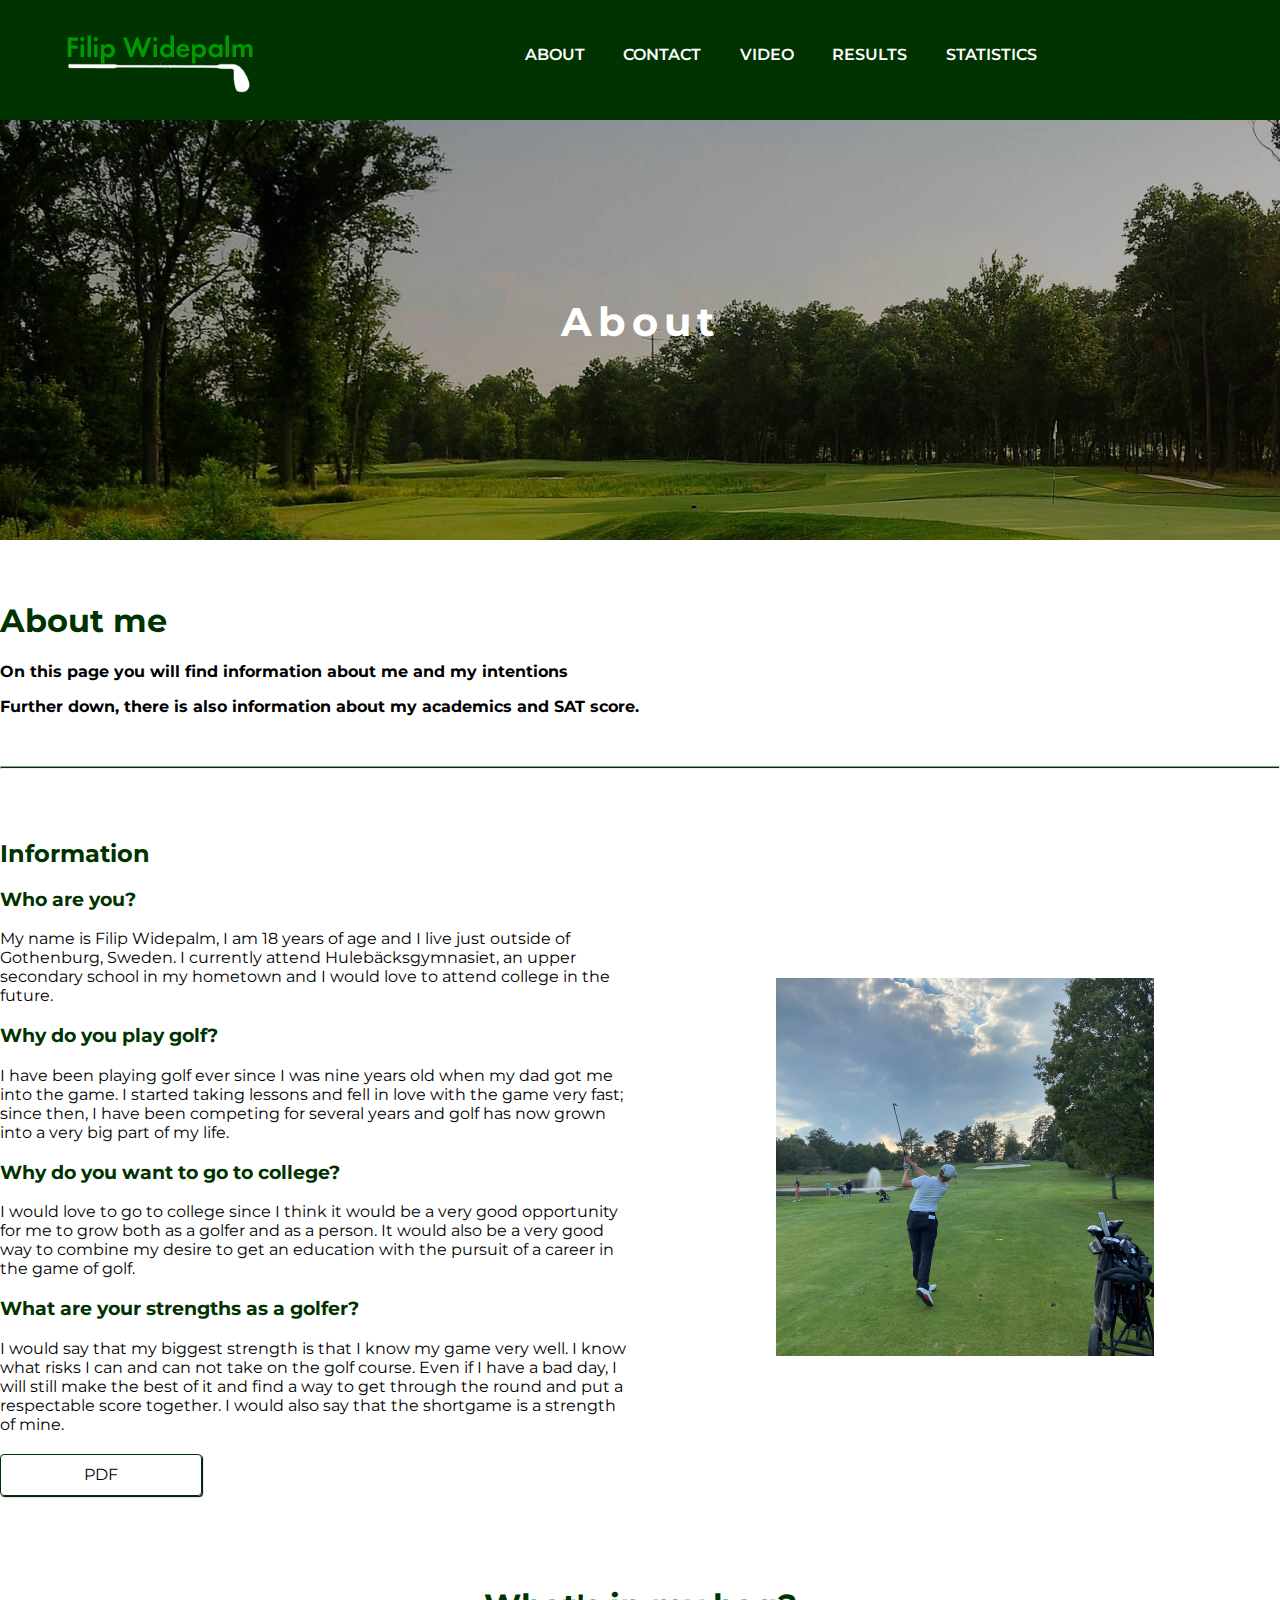
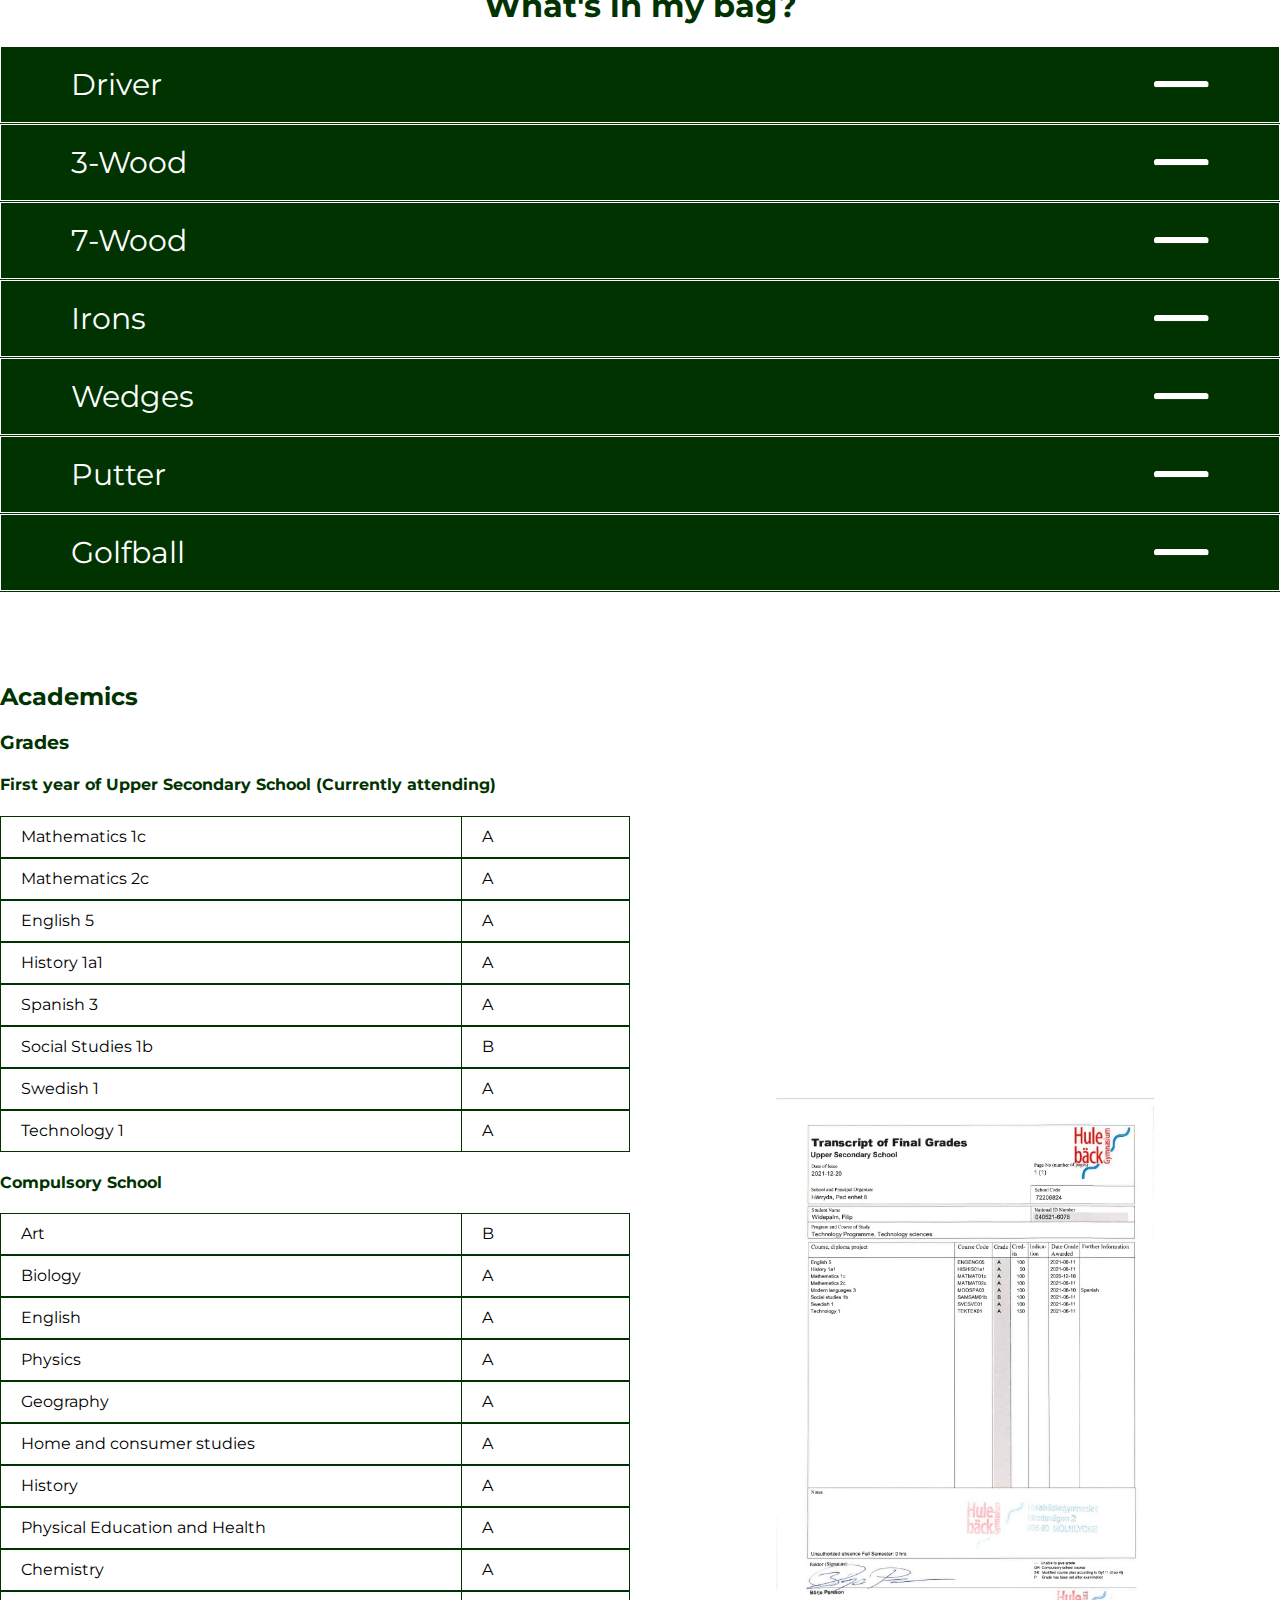
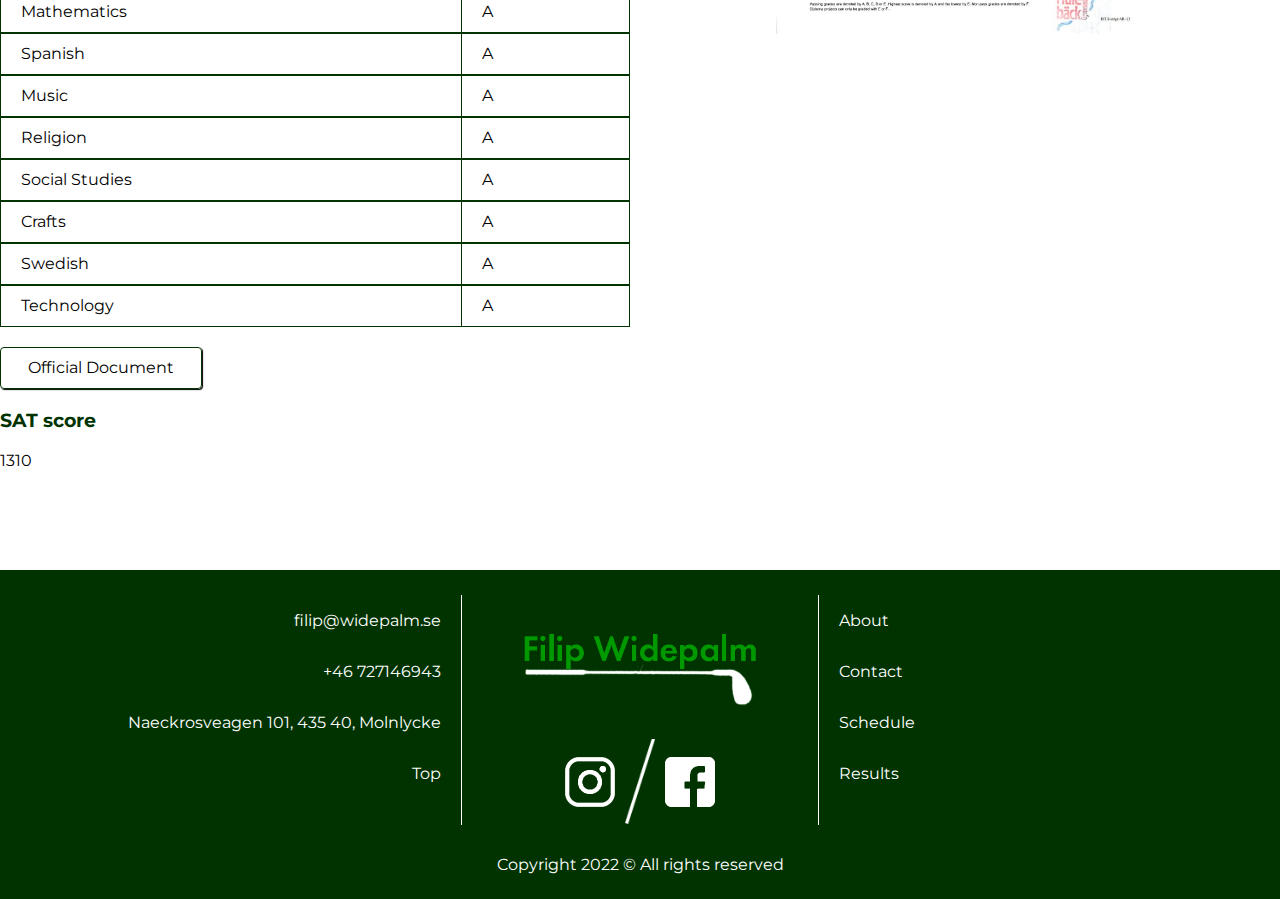
<file: about.html>
<!DOCTYPE html>
<html lang="en">
<head>
    <title>Filip Widepalm</title>


    <link rel="stylesheet" media="(min-width:1280px)" href="stor.css" />
    <link rel="stylesheet" media="(min-width:769px) and (max-width:1279px)" href="mellan.css" />
    <link rel="stylesheet" media="(max-width:768px)" href="liten.css" />


    <script src="script.js"></script>
    <link href="https://fonts.googleapis.com/css?family=Lora:400,700|Montserrat:300" rel="stylesheet">
    <link href="img/favicon.png" rel="icon" type="image/x-icon" />
    <meta http-equiv="Content-Type" content="text/html; charset=utf-8">
    <meta name="viewport" content="width=device-width, initial-scale=1.0">
</head>
<body onload="AlignPicturesVertical()" >

    <nav class="Overlay" id="PhoneNav">

        <a href="javascript:void(0)" class="CloseBtn" onclick="CloseNav()">&times;</a>

        <div class="OverlayContent">
            <a href="about.html">About</a>
            <a href="contact.html">Contact</a>
            <a href="video.html">Video</a>
            <a href="results.html">Results</a>
            <a href="statistics.html">Statistics</a>
        </div>
    </nav>


    <header>
        <div class="HeaderLogoBox">
            <a href="index.html">
                <img src="img/logo.png" alt="Logo" class="HeaderLogo" />
            </a>
        </div>



        <nav>
            <ul>
                <li><a href="about.html">About</a></li>
                <li><a href="contact.html">Contact</a></li>
                <li><a href="video.html">Video</a></li>
                <li><a href="results.html">Results</a></li>
                <li><a href="statistics.html">Statistics</a></li>
            </ul>
        </nav>

        <div class="MenuButton" onclick="OpenNav()"></div>

    </header>

    <div class="HeroImagePage">
        <h1>About</h1>
    </div>

    <main>
        <h1>About me</h1>

        <p><b>On this page you will find information about me and my intentions</b></p>

        <p><b>Further down, there is also information about my academics and SAT score.</b></p>

        <hr />

        <div class="AboutContent">
            <article class="Information">
                <h2>Information</h2>

                <h3>Who are you?</h3>
                <p>
                    My name is Filip Widepalm, I am 18 years of age and I live just outside of Gothenburg, Sweden. I currently attend Hulebäcksgymnasiet, an upper secondary school in my hometown and I would love to attend college in the future.
                </p>

                <h3>Why do you play golf?</h3>
                <p>
                    I have been playing golf ever since I was nine years old when my dad got me into the game. I started taking lessons and fell in love with the game very fast; since then, I have been competing for several years and golf has now grown into a very big part of my life.
                </p>

                <h3>Why do you want to go to college?</h3>
                <p>
                    I would love to go to college since I think it would be a very good opportunity for me to grow both as a golfer and as a person. It would also be a very good way to combine my desire to get an education with the pursuit of a career in the game of golf.
                </p>

                <h3>What are your strengths as a golfer?</h3>
                <p>
                    I would say that my biggest strength is that I know my game very well. I know what risks I can and can not take on the golf course. Even if I have a bad day, I will still make the best of it and find a way to get through the round and put a respectable score together. I would also say that the shortgame is a strength of mine.
                </p>

                <a href="infopdf.html" class="PDFButton">PDF</a>

            </article>

            <div class="AboutPictures" id="AcademicsPictureBox">
                <div class="AboutPic">
                    <img src="img/filip1.jpg" alt="Gullbringa" />
                </div>

            </div>
        </div>


        <div class="WITB">

            <h1>What's in my bag?</h1>

            <div class="WITBTitle" onclick="ToggleContent('Driver')">
                Driver

                <img src="img/WITBMenuIcon.png" class="WITBMenuIcon" alt="MenuButton" id="DriverMenuIcon" />
            </div>
            <div class="WITBContent" id="DriverContent">


                <div class="WITBClub">
                    <img src="img/driver.jpg" alt="Driver" class="WITBClubPicture" />
                    <h3>Titleist Ts2 Driver, 10.75°</h3>


                </div>

                <div class="WITBClub">
                    <img src="img/smoke.jpg" alt="Driver" class="WITBClubPicture" />
                    <h3>Project X HZRDUS smoke 60g</h3>


                </div>
            </div>

            <div class="WITBTitle" onclick="ToggleContent('3Wood')">
                3-Wood

                <img src="img/WITBMenuIcon.png" class="WITBMenuIcon" alt="MenuButton" id="3WoodMenuIcon" />
            </div>
            <div class="WITBContent" id="3WoodContent">

                <div class="WITBClub">
                    <img src="img/3wood.jpg" alt="3wood" class="WITBClubPicture" />
                    <h3>Titleist Ts2 3-Wood, 15°</h3>


                </div>

                <div class="WITBClub">
                    <img src="img/tenseiblue.jpg" alt="Shaft" class="WITBClubPicture" />
                    <h3>Tensei Blue 65 Stiff</h3>


                </div>

            </div>

            <div class="WITBTitle" onclick="ToggleContent('7Wood')">
                7-Wood

                <img src="img/WITBMenuIcon.png" class="WITBMenuIcon" alt="MenuButton" id="7WoodMenuIcon" />
            </div>
            <div class="WITBContent" id="7WoodContent">
                <div class="WITBClub">
                    <img src="img/3wood.jpg" alt="7Wood" class="WITBClubPicture" />
                    <h3>Titleist Ts2 7-Wood, 21°</h3>


                </div>

                <div class="WITBClub">
                    <img src="img/tenseiblue.jpg" alt="Shaft" class="WITBClubPicture" />
                    <h3>Tensei Blue 65 Stiff</h3>


                </div>
            </div>

            <div class="WITBTitle" onclick="ToggleContent('Irons')">
                Irons

                <img src="img/WITBMenuIcon.png" class="WITBMenuIcon" alt="MenuButton" id="IronsMenuIcon" />
            </div>
            <div class="WITBContent" id="IronsContent">
                <div class="WITBClub">
                    <img src="img/irons.jpg" alt="irons" class="WITBClubPicture" />
                    <h3>Ping i210 4-PW</h3>


                </div>

                <div class="WITBClub">
                    <img src="img/nippon.jpg" alt="Shaft" class="WITBClubPicture" />
                    <h3>Nippon Modus Pro S105</h3>


                </div>
            </div>

            <div class="WITBTitle" onclick="ToggleContent('Wedges')">
                Wedges

                <img src="img/WITBMenuIcon.png" class="WITBMenuIcon" alt="MenuButton" id="WedgesMenuIcon" />
            </div>
            <div class="WITBContent" id="WedgesContent">
                <div class="WITBClub">
                    <img src="img/wedge.jpg" alt="wedge" class="WITBClubPicture" />
                    <h3>Titleist sm8 - 58° / 54° / 50°</h3>


                </div>

                <div class="WITBClub">
                    <img src="img/wedgeshaft.jpg" alt="Shaft" class="WITBClubPicture" />
                    <h3>True Temper Wedge Flex</h3>


                </div>
            </div>

            <div class="WITBTitle" onclick="ToggleContent('Putter')">
                Putter

                <img src="img/WITBMenuIcon.png" class="WITBMenuIcon" alt="MenuButton" id="PutterMenuIcon" />
            </div>
            <div class="WITBContent" id="PutterContent">
                <div class="WITBClub">
                    <img src="img/putter.jpg" alt="putter" class="WITBClubPicture" />
                    <h3>Odyssey O'Works 7</h3>


                </div>
            </div>

            <div class="WITBTitle" onclick="ToggleContent('Golfball')">
                Golfball

                <img src="img/WITBMenuIcon.png" class="WITBMenuIcon" alt="MenuButton" id="GolfballMenuIcon" />
            </div>
            <div class="WITBContent" id="GolfballContent">
                <div class="WITBClub">
                    <img src="img/ball.jpg" alt="ball" class="WITBClubPicture" />
                    <h3>Titleist ProV1 2021</h3>


                </div>
            </div>
        </div>

        <div class="AboutContent">
            <article class="Information">
                <h2>Academics</h2>

                <h3>Grades</h3>

                <h4>First year of Upper Secondary School (Currently attending)</h4>

                <div class="Grades">
                    <div class="Class">
                        <div class="ClassName">
                            Mathematics 1c
                        </div>
                        <div class="ClassGrade">
                            A
                        </div>
                    </div>

                    <div class="Class">
                        <div class="ClassName">
                            Mathematics 2c
                        </div>
                        <div class="ClassGrade">
                            A
                        </div>
                    </div>

                    <div class="Class">
                        <div class="ClassName">
                            English 5
                        </div>
                        <div class="ClassGrade">
                            A
                        </div>
                    </div>

                    <div class="Class">
                        <div class="ClassName">
                            History 1a1
                        </div>
                        <div class="ClassGrade">
                            A
                        </div>
                    </div>

                    <div class="Class">
                        <div class="ClassName">
                            Spanish 3
                        </div>
                        <div class="ClassGrade">
                            A
                        </div>
                    </div>

                    <div class="Class">
                        <div class="ClassName">
                            Social Studies 1b
                        </div>
                        <div class="ClassGrade">
                            B
                        </div>
                    </div>

                    <div class="Class">
                        <div class="ClassName">
                            Swedish 1
                        </div>
                        <div class="ClassGrade">
                            A
                        </div>
                    </div>

                    <div class="Class">
                        <div class="ClassName">
                            Technology 1
                        </div>
                        <div class="ClassGrade">
                            A
                        </div>
                    </div>
                </div>

                <h4>Compulsory School</h4>

                <div class="Grades">
                    <div class="Class">
                        <div class="ClassName">
                            Art
                        </div>
                        <div class="ClassGrade">
                            B
                        </div>
                    </div>

                    <div class="Class">
                        <div class="ClassName">
                            Biology
                        </div>
                        <div class="ClassGrade">
                            A
                        </div>
                    </div>

                    <div class="Class">
                        <div class="ClassName">
                            English
                        </div>
                        <div class="ClassGrade">
                            A
                        </div>
                    </div>

                    <div class="Class">
                        <div class="ClassName">
                            Physics
                        </div>
                        <div class="ClassGrade">
                            A
                        </div>
                    </div>

                    <div class="Class">
                        <div class="ClassName">
                            Geography
                        </div>
                        <div class="ClassGrade">
                            A
                        </div>
                    </div>

                    <div class="Class">
                        <div class="ClassName">
                            Home and consumer studies
                        </div>
                        <div class="ClassGrade">
                            A
                        </div>
                    </div>

                    <div class="Class">
                        <div class="ClassName">
                            History
                        </div>
                        <div class="ClassGrade">
                            A
                        </div>
                    </div>

                    <div class="Class">
                        <div class="ClassName">
                            Physical Education and Health
                        </div>
                        <div class="ClassGrade">
                            A
                        </div>
                    </div>

                    <div class="Class">
                        <div class="ClassName">
                            Chemistry
                        </div>
                        <div class="ClassGrade">
                            A
                        </div>
                    </div>

                    <div class="Class">
                        <div class="ClassName">
                            Mathematics
                        </div>
                        <div class="ClassGrade">
                            A
                        </div>
                    </div>

                    <div class="Class">
                        <div class="ClassName">
                            Spanish
                        </div>
                        <div class="ClassGrade">
                            A
                        </div>
                    </div>

                    <div class="Class">
                        <div class="ClassName">
                            Music
                        </div>
                        <div class="ClassGrade">
                            A
                        </div>
                    </div>

                    <div class="Class">
                        <div class="ClassName">
                            Religion
                        </div>
                        <div class="ClassGrade">
                            A
                        </div>
                    </div>

                    <div class="Class">
                        <div class="ClassName">
                            Social Studies
                        </div>
                        <div class="ClassGrade">
                            A
                        </div>
                    </div>

                    <div class="Class">
                        <div class="ClassName">
                            Crafts
                        </div>
                        <div class="ClassGrade">
                            A
                        </div>
                    </div>

                    <div class="Class">
                        <div class="ClassName">
                            Swedish
                        </div>
                        <div class="ClassGrade">
                            A
                        </div>
                    </div>

                    <div class="Class">
                        <div class="ClassName">
                            Technology
                        </div>
                        <div class="ClassGrade">
                            A
                        </div>
                    </div>


                </div>

                <a href="gradepdf.html" class="PDFButton">Official Document</a>

                <h3>SAT score</h3>

                1310


            </article>

            <div class="AboutPictures">
                <div class="AboutPic">
                    <img src="img/grades.jpg" alt="Gullbringa" />
                </div>

            </div>
        </div>

    </main>

    <footer>
        <div class="FooterContent">
            <div class="ListBox" id="FooterLeft">
                <ul>
                    <li><a href="mailto:filip@widepalm.se">filip@widepalm.se</a></li>
                    <li>+46 727146943</li>
                    <li>Naeckrosveagen 101, 435 40, Molnlycke</li>
                    <li><a href="#top">Top</a></li>
                </ul>
            </div>
            <div class="LogoBox">
                <a href="index.html" id="FooterLogo">
                    <img src="img/logo.png" alt="Logo" class="FooterLogo" />
                </a>

                <div class="FooterSocialMedia">
                    <a href="https://www.instagram.com/filip_widepalm/" target="new"><img src="img/instagramwhite.png" alt="Instagram Logo" id="InstagramLogo"/></a>

                    <div><img src="img/diagonalline.png" alt="Diagonal Line" id="DiagonalLine" /></div>

                    <a href="#"><img src="img/facebookwhite.png" alt="Facebook Logo" id="FacebookLogo" /></a>
                </div>
            </div>


            <div class="ListBox" id="FooterRight">
                <ul>
                    <li><a href="about.html">About</a></li>
                    <li><a href="contact.html">Contact</a></li>
                    <li><a href="schedule.html">Schedule</a></li>
                    <li><a href="results.html">Results</a></li>
                </ul>
            </div>
        </div>

        <div class="FooterCopyRight">
            Copyright 2022 © All rights reserved
        </div>
    </footer>
</body>
</html>
</file>
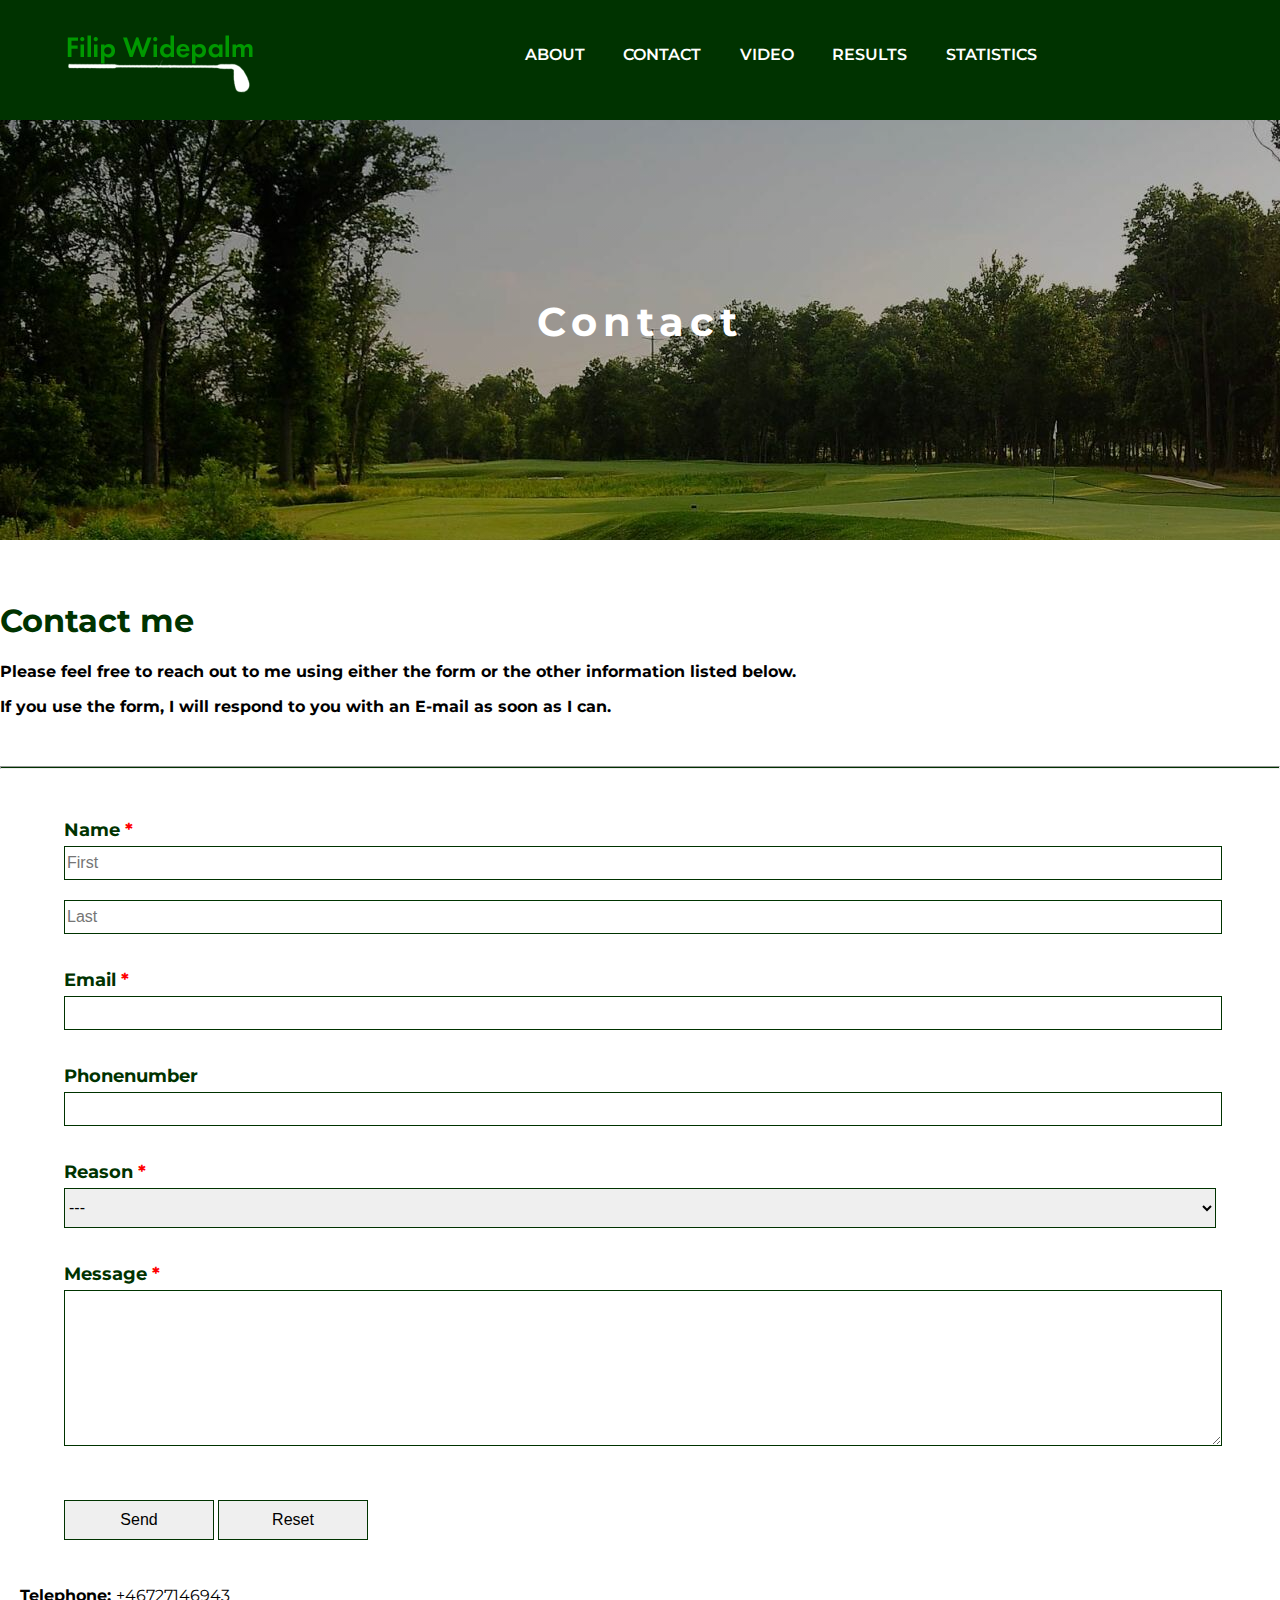
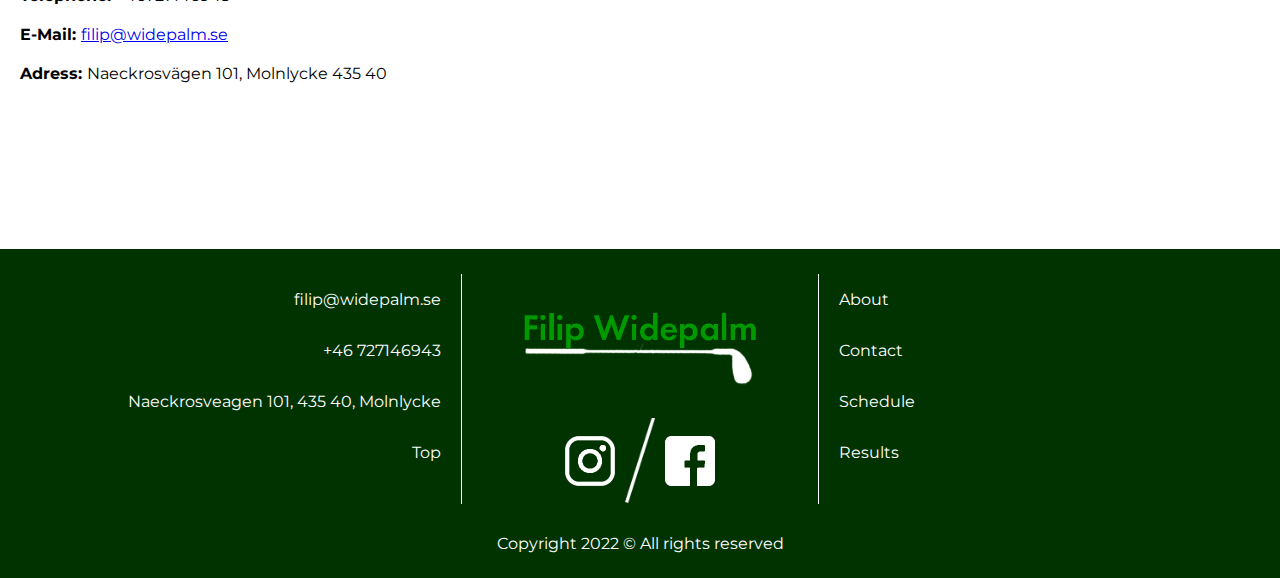
<file: contact.html>
<!DOCTYPE html>
<html lang="en">
<head>
    <title>Filip Widepalm - Contact</title>


    <link rel="stylesheet" media="(min-width:1280px)" href="stor.css" />
    <link rel="stylesheet" media="(min-width:769px) and (max-width:1279px)" href="mellan.css" />
    <link rel="stylesheet" media="(max-width:768px)" href="liten.css" />


    <script src="script.js"></script>
    <link href="https://fonts.googleapis.com/css?family=Lora:400,700|Montserrat:300" rel="stylesheet">
    <link href="img/favicon.png" rel="icon" type="image/x-icon" />
    <meta http-equiv="Content-Type" content="text/html; charset=utf-8">
    <meta name="viewport" content="width=device-width, initial-scale=1.0">
</head>
<body>

    <nav class="Overlay" id="PhoneNav">

        <a href="javascript:void(0)" class="CloseBtn" onclick="CloseNav()">&times;</a>

        <div class="OverlayContent">
            <a href="about.html">About</a>
            <a href="contact.html">Contact</a>
            <a href="video.html">Video</a>
            <a href="results.html">Results</a>
            <a href="statistics.html">Statistics</a>
        </div>
    </nav>


    <header>
        <div class="HeaderLogoBox">
            <a href="index.html">
                <img src="img/logo.png" alt="Logo" class="HeaderLogo" />
            </a>
        </div>



        <nav>
            <ul>
                <li><a href="about.html">About</a></li>
                <li><a href="contact.html">Contact</a></li>
                <li><a href="video.html">Video</a></li>
                <li><a href="results.html">Results</a></li>
                <li><a href="statistics.html">Statistics</a></li>
            </ul>
        </nav>

        <div class="MenuButton" onclick="OpenNav()"></div>

    </header>

    <div class="HeroImagePage">
        <h1>Contact</h1>
    </div>

    <main>
        <div class="ContactInfo">

            <h1>Contact me</h1>

            <p><b>Please feel free to reach out to me using either the form or the other information listed below.</b></p>
            <p><b>If you use the form, I will respond to you with an E-mail as soon as I can.</b></p>

            <hr />


            <form method="post" action="http://cgi56.freedback.com/mail.pl" target="new">
                <input type="hidden" value="filip@widepalm.se" name="to">

                <div class="FormSide">
                    <h2>Name<span class="ColorRed"> *</span></h2>

                    <input class="Text" type="text" name="FirstName" placeholder="First" required />

                    <input class="Text" type="text" name="LastName" placeholder="Last" required />


                    <h2>Email<span class="ColorRed"> *</span></h2>

                    <input class="Text" type="text" name="Email" required />


                    <h2>Phonenumber</h2>

                    <input class="Text" type="text" name="Phone" />


                    <h2>Reason<span class="ColorRed"> *</span></h2>
                    <select required>
                        <option value="">---</option>
                        <option value="CollegeRecruitment">College recruitment</option>
                        <option value="Question">Question</option>
                        <option value="Other">Other</option>
                    </select>
                </div>

                <div class="FormSide">
                    <h2>Message<span class="ColorRed"> *</span></h2>
                    <textarea class="Textarea" name="Messege" required></textarea>

                    <br />

                    <input class="Submit" type="submit" value="Send" />
                    <input class="Submit" type="reset" value="Reset" />

                </div>
            </form>


            <ul>
                <li><b>Telephone: </b>+46727146943</li>
                <li><b>E-Mail: </b><a href="mailto:filip@widepalm.se">filip@widepalm.se</a></li>
                <li><b>Adress: </b>Naeckrosvägen 101, Molnlycke 435 40</li>

            </ul>


        </div>

    </main>

    <footer>
        <div class="FooterContent">
            <div class="ListBox" id="FooterLeft">
                <ul>
                    <li><a href="mailto:filip@widepalm.se">filip@widepalm.se</a></li>
                    <li>+46 727146943</li>
                    <li>Naeckrosveagen 101, 435 40, Molnlycke</li>
                    <li><a href="#top">Top</a></li>
                </ul>
            </div>
            <div class="LogoBox">
                <a href="index.html" id="FooterLogo">
                    <img src="img/logo.png" alt="Logo" class="FooterLogo" />
                </a>

                <div class="FooterSocialMedia">
                    <a href="https://www.instagram.com/filip_widepalm/" target="new"><img src="img/instagramwhite.png" alt="Instagram Logo" id="InstagramLogo" /></a>

                    <div><img src="img/diagonalline.png" alt="Diagonal Line" id="DiagonalLine" /></div>

                    <a href="#"><img src="img/facebookwhite.png" alt="Facebook Logo" id="FacebookLogo" /></a>
                </div>
            </div>


            <div class="ListBox" id="FooterRight">
                <ul>
                    <li><a href="about.html">About</a></li>
                    <li><a href="contact.html">Contact</a></li>
                    <li><a href="schedule.html">Schedule</a></li>
                    <li><a href="results.html">Results</a></li>
                </ul>
            </div>
        </div>

        <div class="FooterCopyRight">
            Copyright 2022 © All rights reserved
        </div>
    </footer>
</body>
</html>
</file>
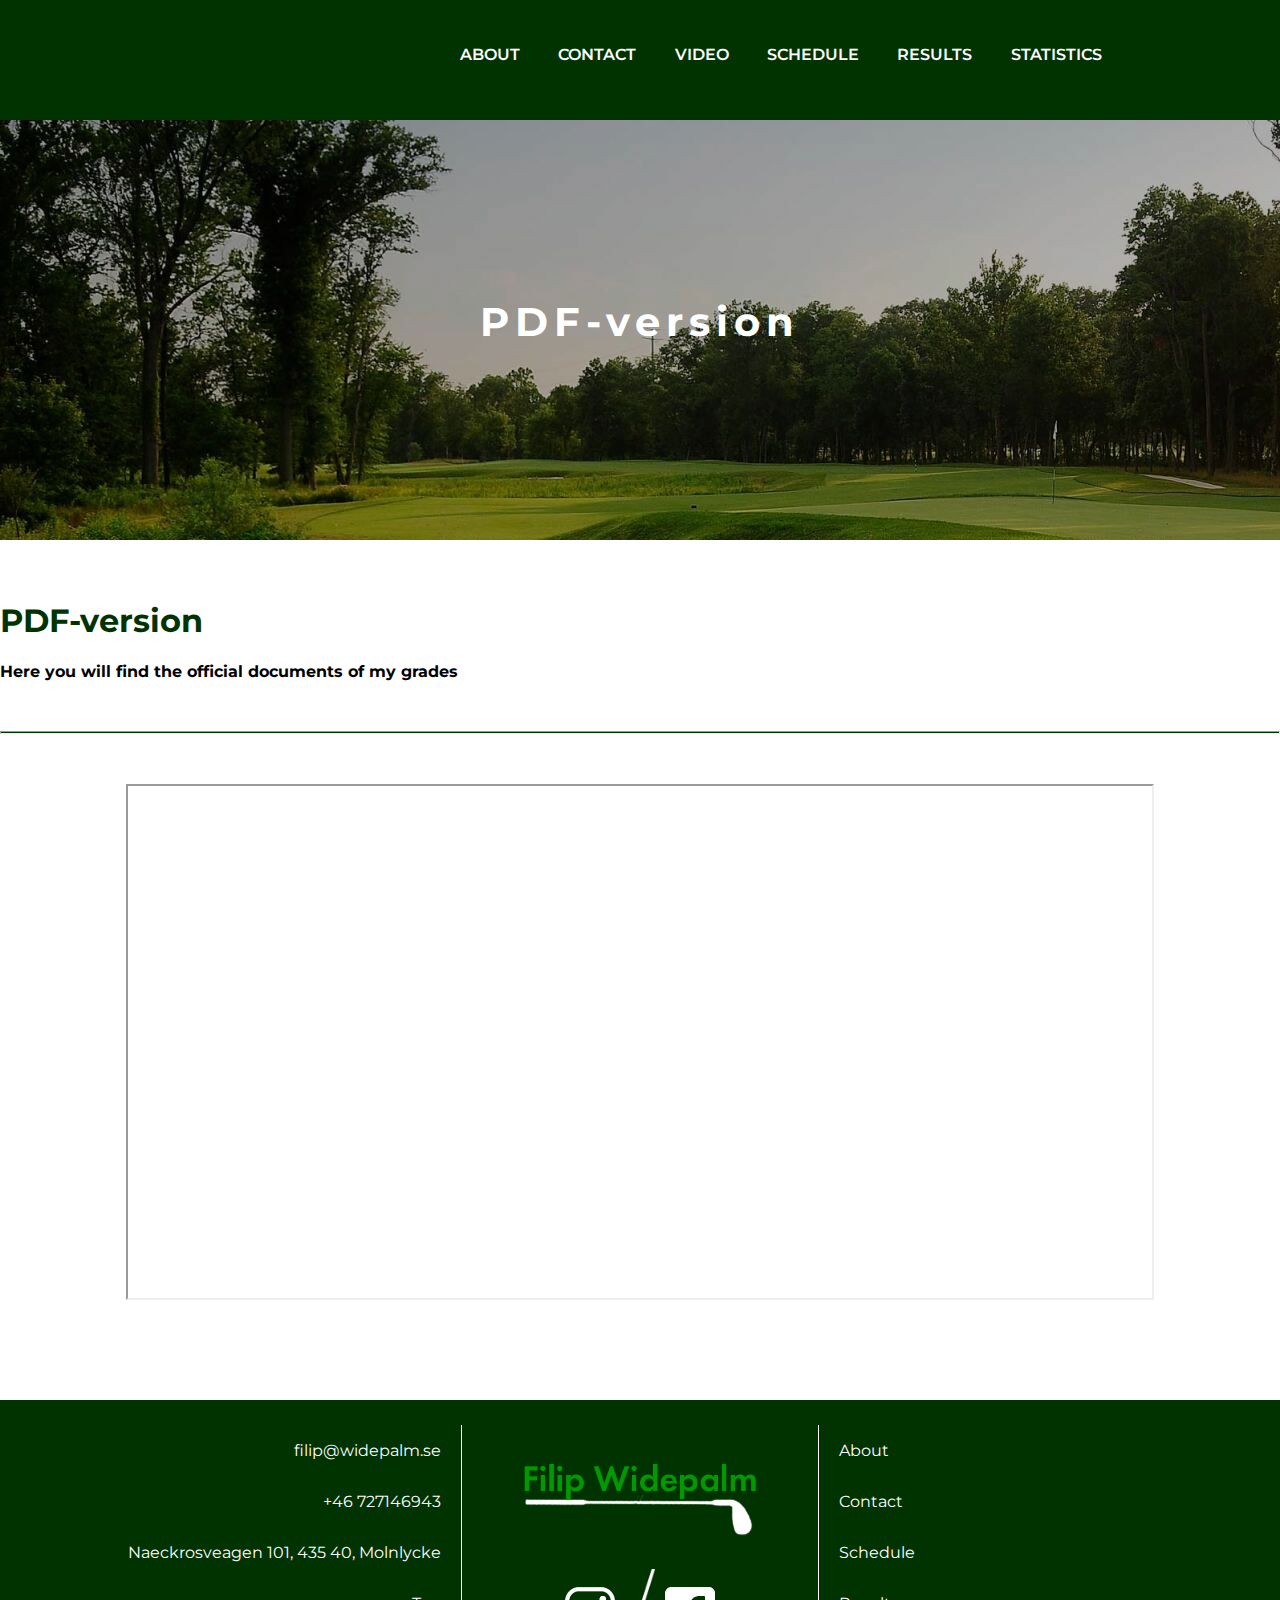
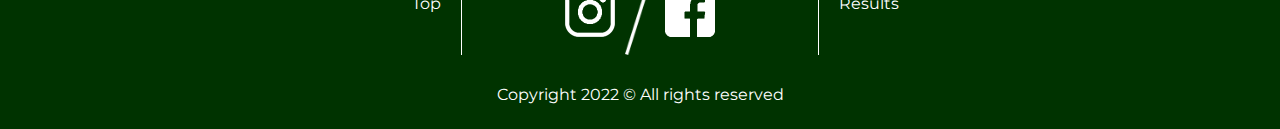
<file: gradepdf.html>
<!DOCTYPE html>
<html lang="en">
<head>
    <title>Filip Widepalm - print</title>


    <link rel="stylesheet" media="(min-width:1280px)" href="stor.css" />
    <link rel="stylesheet" media="(min-width:769px) and (max-width:1279px)" href="mellan.css" />
    <link rel="stylesheet" media="(max-width:768px)" href="liten.css" />


    <script src="script.js"></script>
    <link href="https://fonts.googleapis.com/css?family=Lora:400,700|Montserrat:300" rel="stylesheet">
    <link href="img/favicon.png" rel="icon" type="image/x-icon" />
    <meta http-equiv="Content-Type" content="text/html; charset=utf-8">
    <meta name="viewport" content="width=device-width, initial-scale=1.0">
</head>
<body>

    <nav class="Overlay" id="PhoneNav">

        <a href="javascript:void(0)" class="CloseBtn" onclick="CloseNav()">&times;</a>

        <div class="OverlayContent">
            <a href="about.html">About</a>
            <a href="contact.html">Contact</a>
            <a href="video.html">Video</a>
            <a href="schedule.html">Schedule</a>
            <a href="results.html">Results</a>
            <a href="statistics.html">Statistics</a>
        </div>
    </nav>


    <header>
        <div class="HeaderLogoBox">
            <a href="index.html"
                <img src="img/logo.png" alt="Logo" class="HeaderLogo" />
            </a>
        </div>



        <nav>
            <ul>
                <li><a href="about.html">About</a></li>
                <li><a href="contact.html">Contact</a></li>
                <li><a href="video.html">Video</a></li>
                <li><a href="schedule.html">Schedule</a></li>
                <li><a href="results.html">Results</a></li>
                <li><a href="statistics.html">Statistics</a></li>
            </ul>
        </nav>

        <div class="MenuButton" onclick="OpenNav()"></div>

    </header>

    <div class="HeroImagePage">
        <h1>PDF-version</h1>
    </div>

    <main>
        <h1>PDF-version</h1>

        <p><b>Here you will find the official documents of my grades</b></p>

        <hr />


        <iframe src="GradesEnglish.pdf"></iframe>


    </main>

    <footer>
        <div class="FooterContent">
            <div class="ListBox" id="FooterLeft">
                <ul>
                    <li><a href="mailto:filip@widepalm.se">filip@widepalm.se</a></li>
                    <li>+46 727146943</li>
                    <li>Naeckrosveagen 101, 435 40, Molnlycke</li>
                    <li><a href="#top">Top</a></li>
                </ul>
            </div>
            <div class="LogoBox">
                <a href="index.html" id="FooterLogo">
                    <img src="img/logo.png" alt="Logo" class="FooterLogo" />
                </a>

                <div class="FooterSocialMedia">
                    <a href="https://www.instagram.com/filip_widepalm/" target="new"><img src="img/instagramwhite.png" alt="Instagram Logo" id="InstagramLogo" /></a>

                    <div><img src="img/diagonalline.png" alt="Diagonal Line" id="DiagonalLine" /></div>

                    <a href="#"><img src="img/facebookwhite.png" alt="Facebook Logo" id="FacebookLogo" /></a>
                </div>
            </div>


            <div class="ListBox" id="FooterRight">
                <ul>
                    <li><a href="about.html">About</a></li>
                    <li><a href="contact.html">Contact</a></li>
                    <li><a href="schedule.html">Schedule</a></li>
                    <li><a href="results.html">Results</a></li>
                </ul>
            </div>
        </div>

        <div class="FooterCopyRight">
            Copyright 2022 © All rights reserved
        </div>
    </footer>
</body>
</html>
</file>
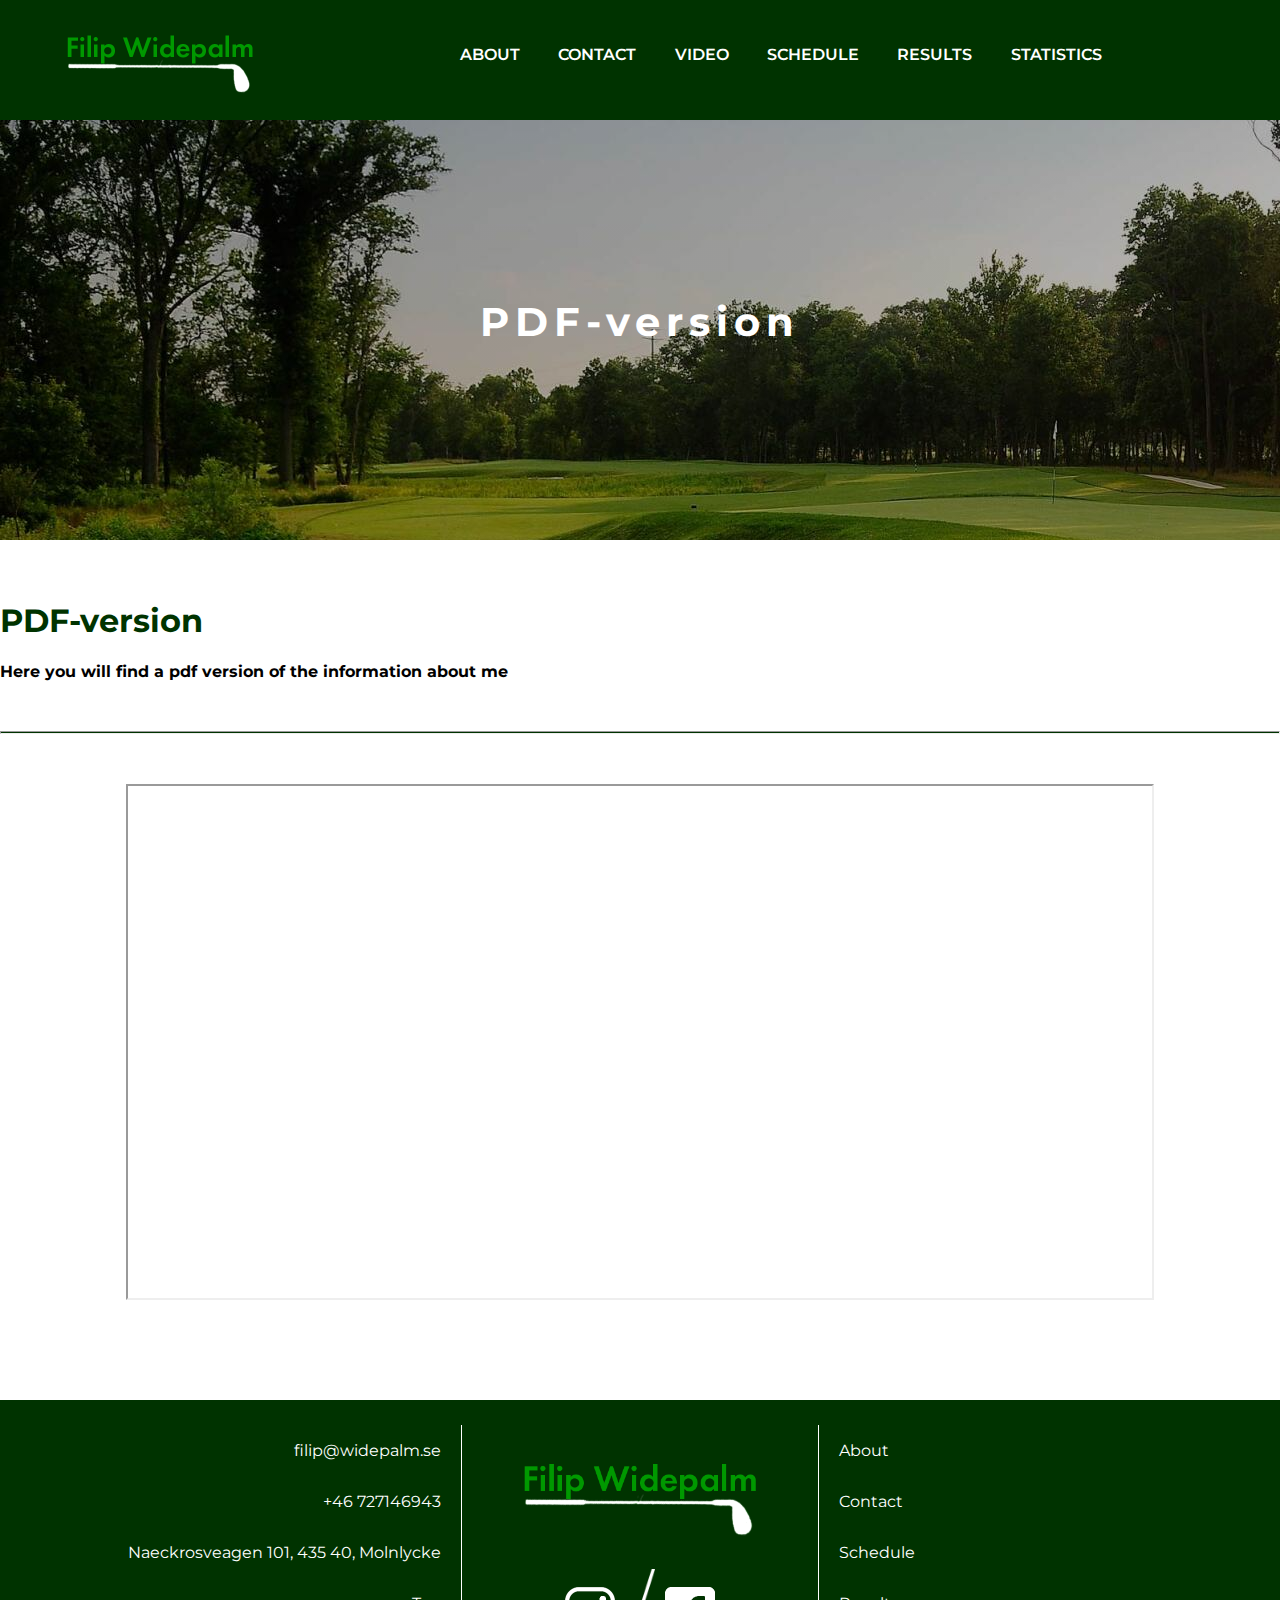
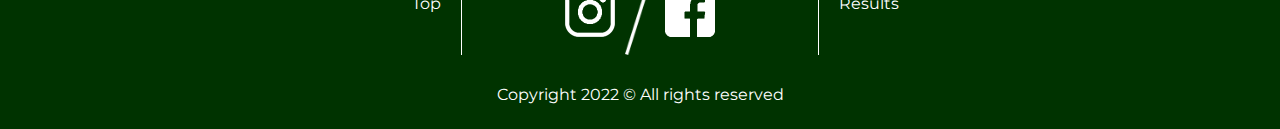
<file: infopdf.html>
<!DOCTYPE html>
<html lang="en">
<head>
    <title>Filip Widepalm - print</title>


    <link rel="stylesheet" media="(min-width:1280px)" href="stor.css" />
    <link rel="stylesheet" media="(min-width:769px) and (max-width:1279px)" href="mellan.css" />
    <link rel="stylesheet" media="(max-width:768px)" href="liten.css" />


    <script src="script.js"></script>
    <link href="https://fonts.googleapis.com/css?family=Lora:400,700|Montserrat:300" rel="stylesheet">
    <link href="img/favicon.png" rel="icon" type="image/x-icon" />
    <meta http-equiv="Content-Type" content="text/html; charset=utf-8">
    <meta name="viewport" content="width=device-width, initial-scale=1.0">
</head>
<body>

    <nav class="Overlay" id="PhoneNav">

        <a href="javascript:void(0)" class="CloseBtn" onclick="CloseNav()">&times;</a>

        <div class="OverlayContent">
            <a href="about.html">About</a>
            <a href="contact.html">Contact</a>
            <a href="video.html">Video</a>
            <a href="schedule.html">Schedule</a>
            <a href="results.html">Results</a>
            <a href="statistics.html">Statistics</a>
        </div>
    </nav>


    <header>
        <div class="HeaderLogoBox">
            <a href="index.html">
                <img src="img/logo.png" alt="Logo" class="HeaderLogo" />
            </a>
        </div>



        <nav>
            <ul>
                <li><a href="about.html">About</a></li>
                <li><a href="contact.html">Contact</a></li>
                <li><a href="video.html">Video</a></li>
                <li><a href="schedule.html">Schedule</a></li>
                <li><a href="results.html">Results</a></li>
                <li><a href="statistics.html">Statistics</a></li>
            </ul>
        </nav>

        <div class="MenuButton" onclick="OpenNav()"></div>

    </header>

    <div class="HeroImagePage">
        <h1>PDF-version</h1>
    </div>

    <main>
        <h1>PDF-version</h1>

        <p><b>Here you will find a pdf version of the information about me</b></p>

        <hr />


        <iframe src="questions.pdf"></iframe>


    </main>

    <footer>
        <div class="FooterContent">
            <div class="ListBox" id="FooterLeft">
                <ul>
                    <li><a href="mailto:filip@widepalm.se">filip@widepalm.se</a></li>
                    <li>+46 727146943</li>
                    <li>Naeckrosveagen 101, 435 40, Molnlycke</li>
                    <li><a href="#top">Top</a></li>
                </ul>
            </div>
            <div class="LogoBox">
                <a href="index.html" id="FooterLogo">
                    <img src="img/logo.png" alt="Logo" class="FooterLogo" />
                </a>

                <div class="FooterSocialMedia">
                    <a href="https://www.instagram.com/filip_widepalm/" target="new"><img src="img/instagramwhite.png" alt="Instagram Logo" id="InstagramLogo" /></a>

                    <div><img src="img/diagonalline.png" alt="Diagonal Line" id="DiagonalLine" /></div>

                    <a href="#"><img src="img/facebookwhite.png" alt="Facebook Logo" id="FacebookLogo" /></a>
                </div>
            </div>


            <div class="ListBox" id="FooterRight">
                <ul>
                    <li><a href="about.html">About</a></li>
                    <li><a href="contact.html">Contact</a></li>
                    <li><a href="schedule.html">Schedule</a></li>
                    <li><a href="results.html">Results</a></li>
                </ul>
            </div>
        </div>

        <div class="FooterCopyRight">
            Copyright 2022 © All rights reserved
        </div>
    </footer>
</body>
</html>
</file>
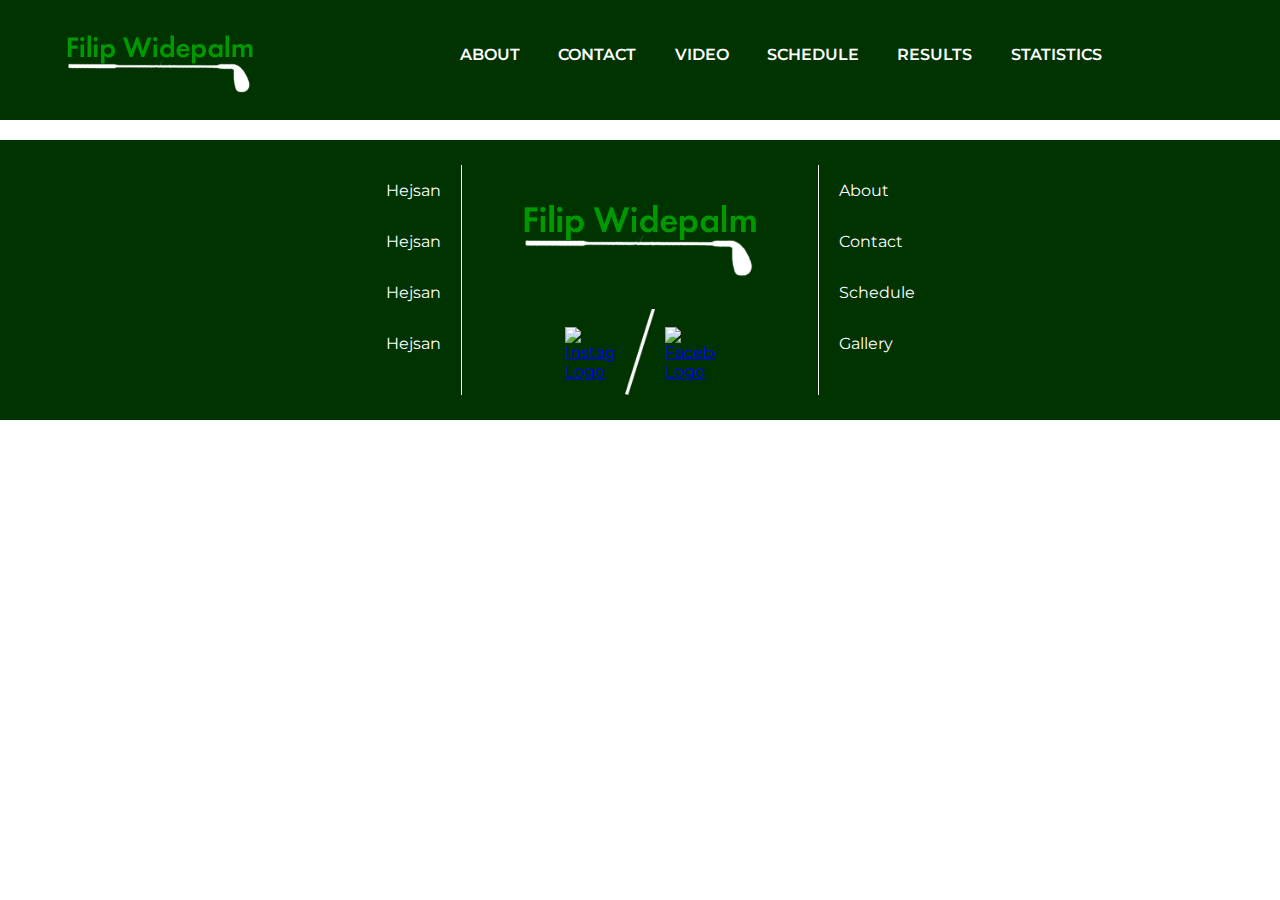
<file: mall.html>
<!DOCTYPE html>
<html lang="en">
<head>
    <title>Filip Widepalm</title>


    <link rel="stylesheet" media="(min-width:1280px)" href="stor.css" />
    <link rel="stylesheet" media="(min-width:769px) and (max-width:1279px)" href="mellan.css" />
    <link rel="stylesheet" media="(max-width:768px)" href="liten.css" />


    <script src="script.js" type="text/javascript"></script>
    <link href="https://fonts.googleapis.com/css?family=Lora:400,700|Montserrat:300" rel="stylesheet">
    <meta http-equiv="Content-Type" content="text/html; charset=utf-8">
    <meta name="viewport" content="width=device-width, initial-scale=1.0">
</head>
<body>

    <nav class="Overlay" id="PhoneNav">

        <a href="javascript:void(0)" class="CloseBtn" onclick="CloseNav()">&times;</a>

        <div class="OverlayContent">
            <a href="about.html">About</a>
            <a href="contact.html">Contact</a>
            <a href="video.html">Video</a>
            <a href="schedule.html">Schedule</a>
            <a href="results.html">Results</a>
            <a href="statistics.html">Statistics</a>
        </div>
    </nav>


    <header>
        <div class="HeaderLogoBox">
            <a href="first.html">
                <img src="img/logo.png" alt="Logo" class="HeaderLogo" />
            </a>
        </div>



        <nav>
            <ul>
                <li><a href="about.html">About</a></li>
                <li><a href="contact.html">Contact</a></li>
                <li><a href="video.html">Video</a></li>
                <li><a href="schedule.html">Schedule</a></li>
                <li><a href="results.html">Results</a></li>
                <li><a href="statistics.html">Statistics</a></li>
            </ul>
        </nav>

        <div class="MenuButton" onclick="OpenNav()"></div>

    </header>


    <main>


    </main>

    <footer>
        <div class="FooterContent">
            <div class="ListBox" id="FooterLeft">
                <ul>
                    <li>Hejsan</li>
                    <li>Hejsan</li>
                    <li>Hejsan</li>
                    <li>Hejsan</li>
                </ul>
            </div>
            <div class="LogoBox">
                <a href="first.html" id="FooterLogo">
                    <img src="img/logo.png" alt="Logo" class="FooterLogo" />
                </a>

                <div class="FooterSocialMedia">
                    <a href="https://www.instagram.com/filip_widepalm/" target="_new"><img alt="Instagram Logo" id="InstagramLogo" onmouseover=InstagramGreen() /></a>

                    <div><img src="img/diagonalline.png" alt="Diagonal Line" id="DiagonalLine" /></div>

                    <a href="#"><img alt="Facebook Logo" id="FacebookLogo" /></a>
                </div>
            </div>

            <div class="ListBox" id="FooterLeftPhone">
                <ul>
                    <li>Hejsan</li>
                    <li>Hejsan</li>
                    <li>Hejsan</li>
                    <li>Hejsan</li>
                </ul>
            </div>

            <div class="ListBox" id="FooterRight">
                <ul>
                    <li><a href="about.html">About</a></li>
                    <li><a href="contact.html">Contact</a></li>
                    <li><a href="schedule.html">Schedule</a></li>
                    <li><a href="gallery.html">Gallery</a></li>
                </ul>
            </div>
        </div>
    </footer>
</body>
</html>
</file>
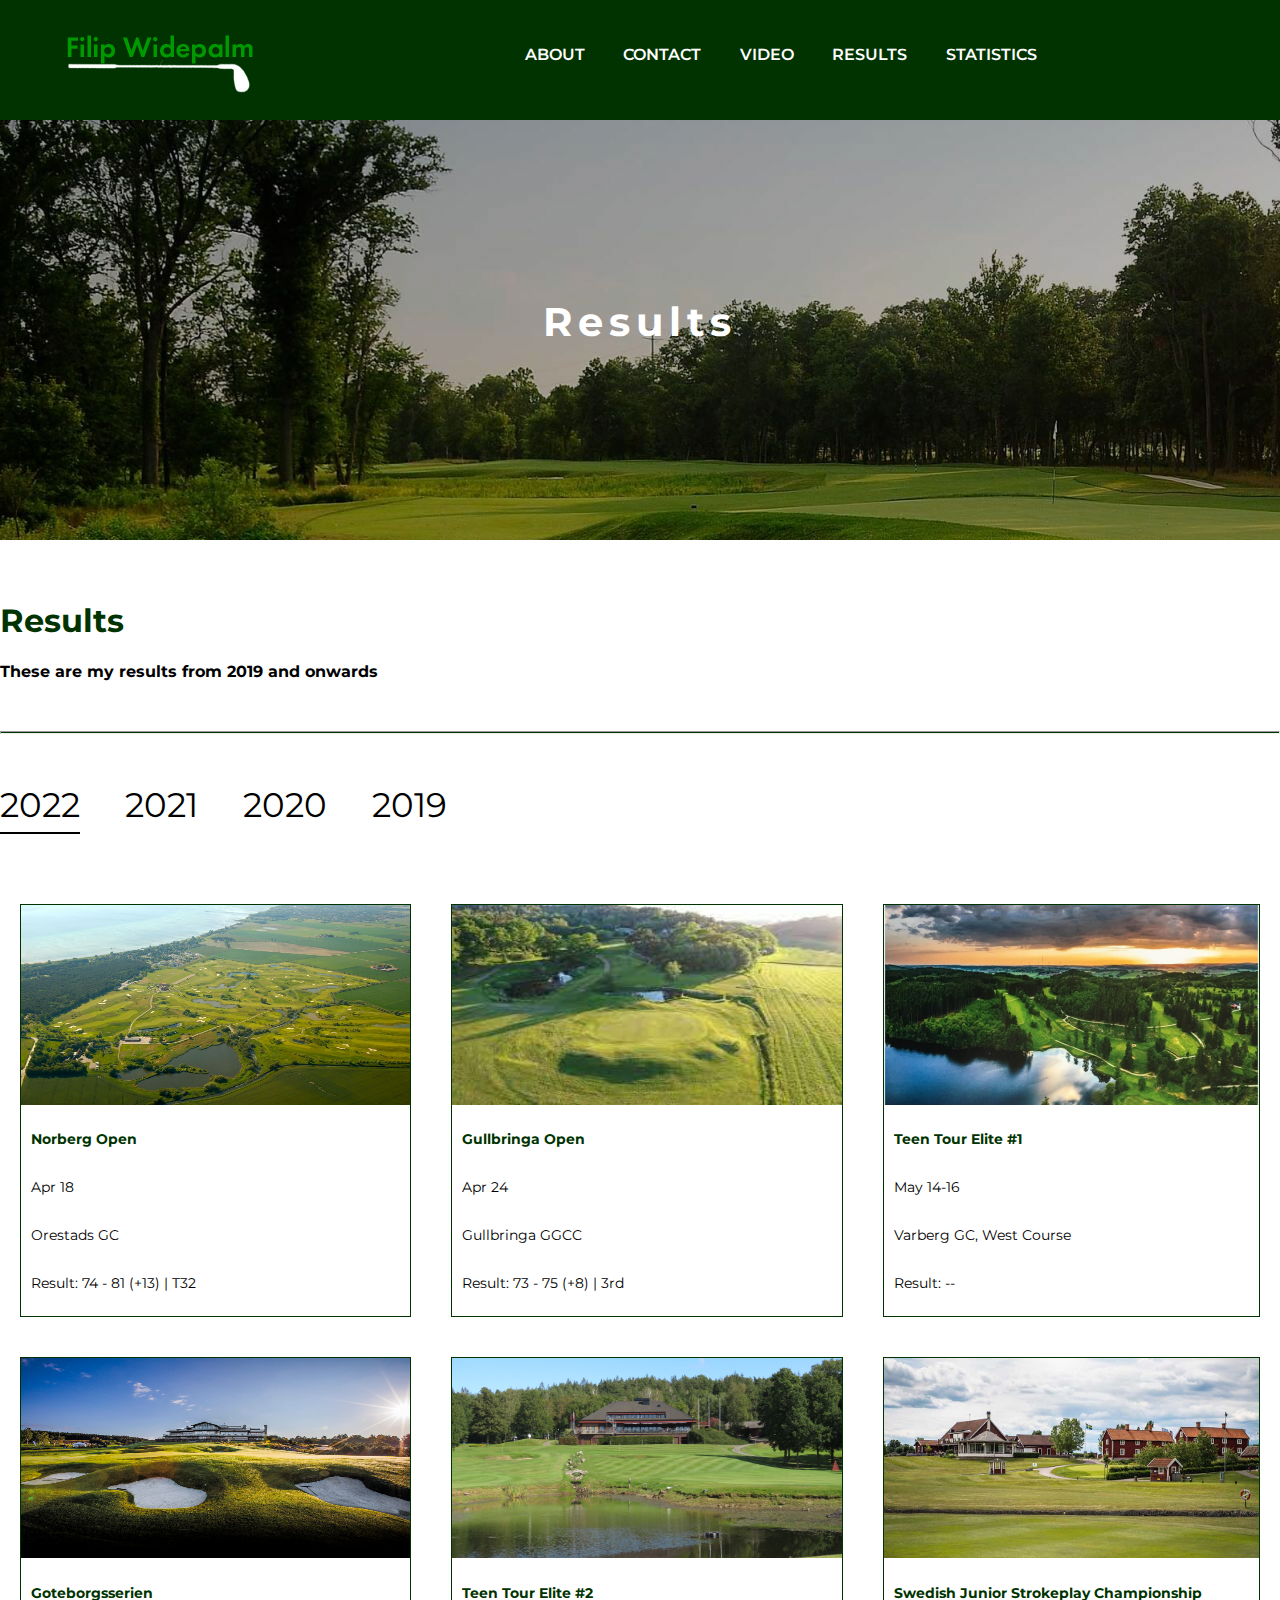
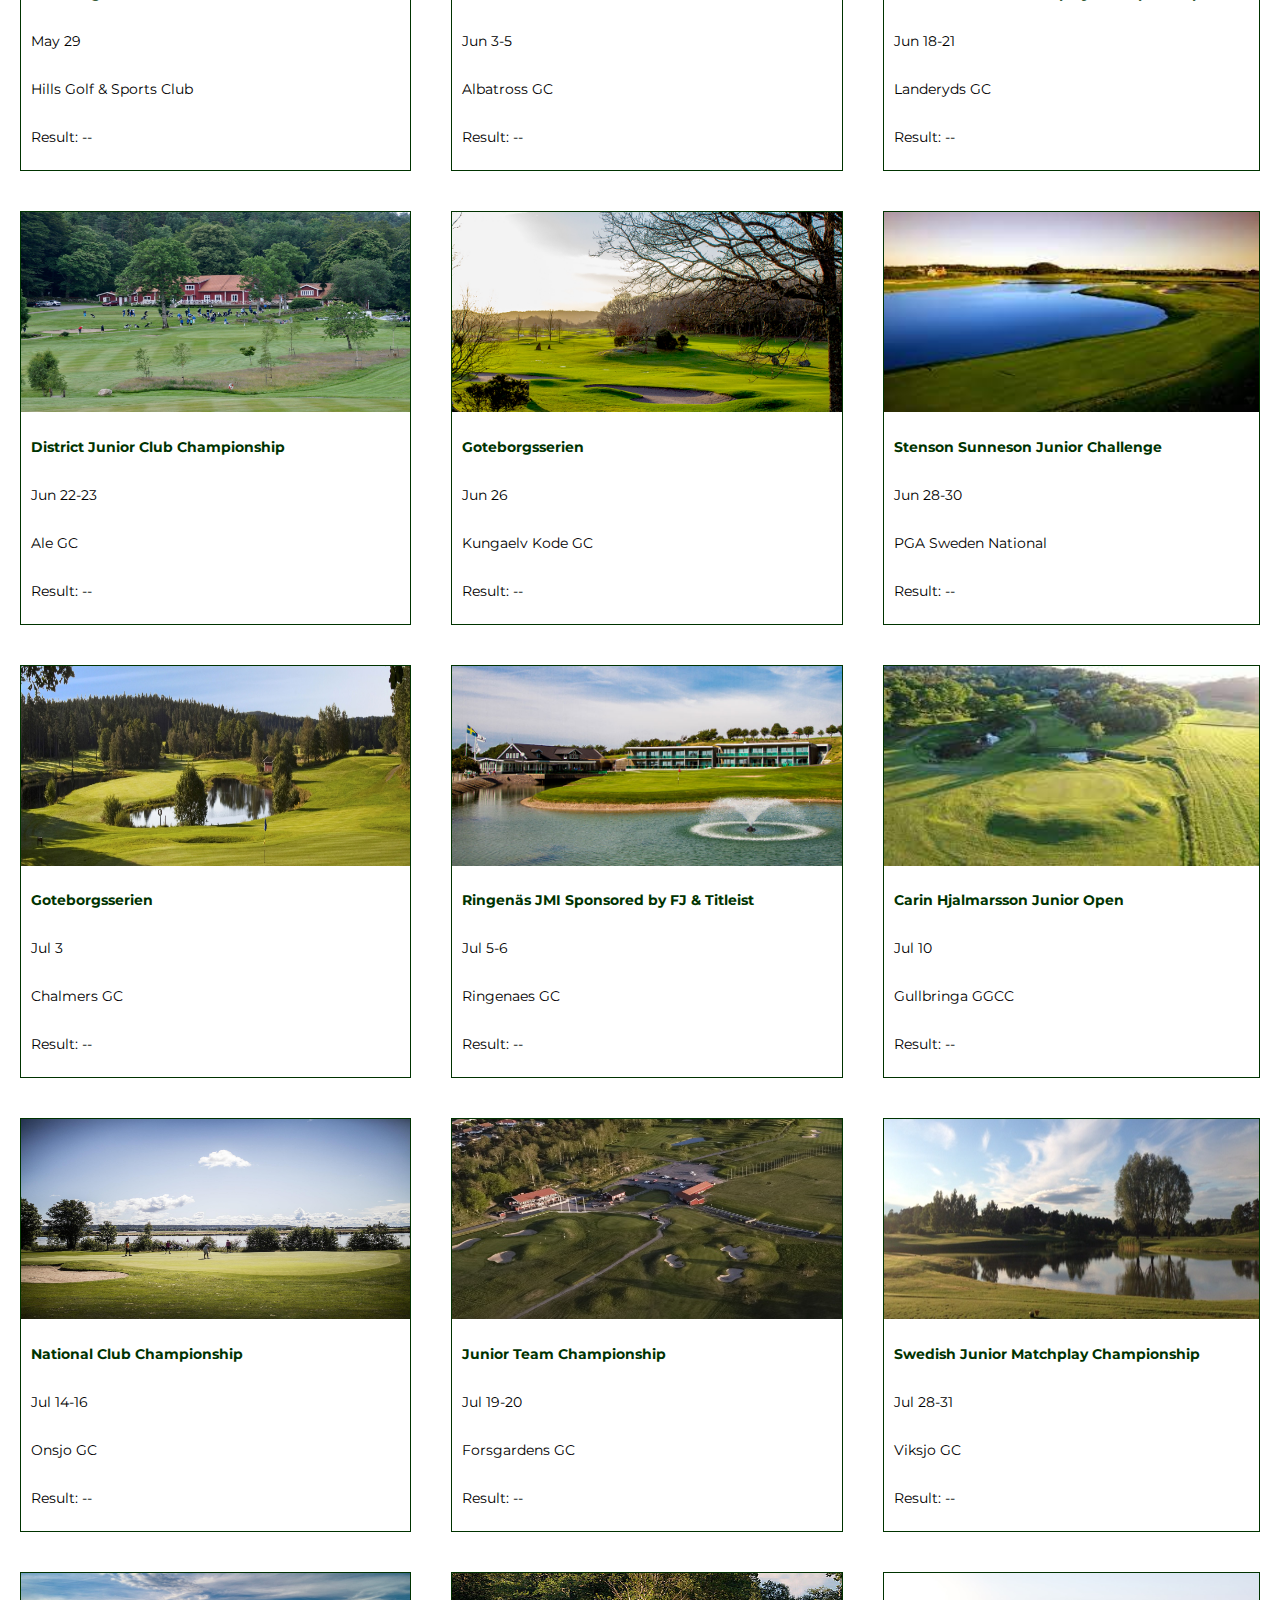
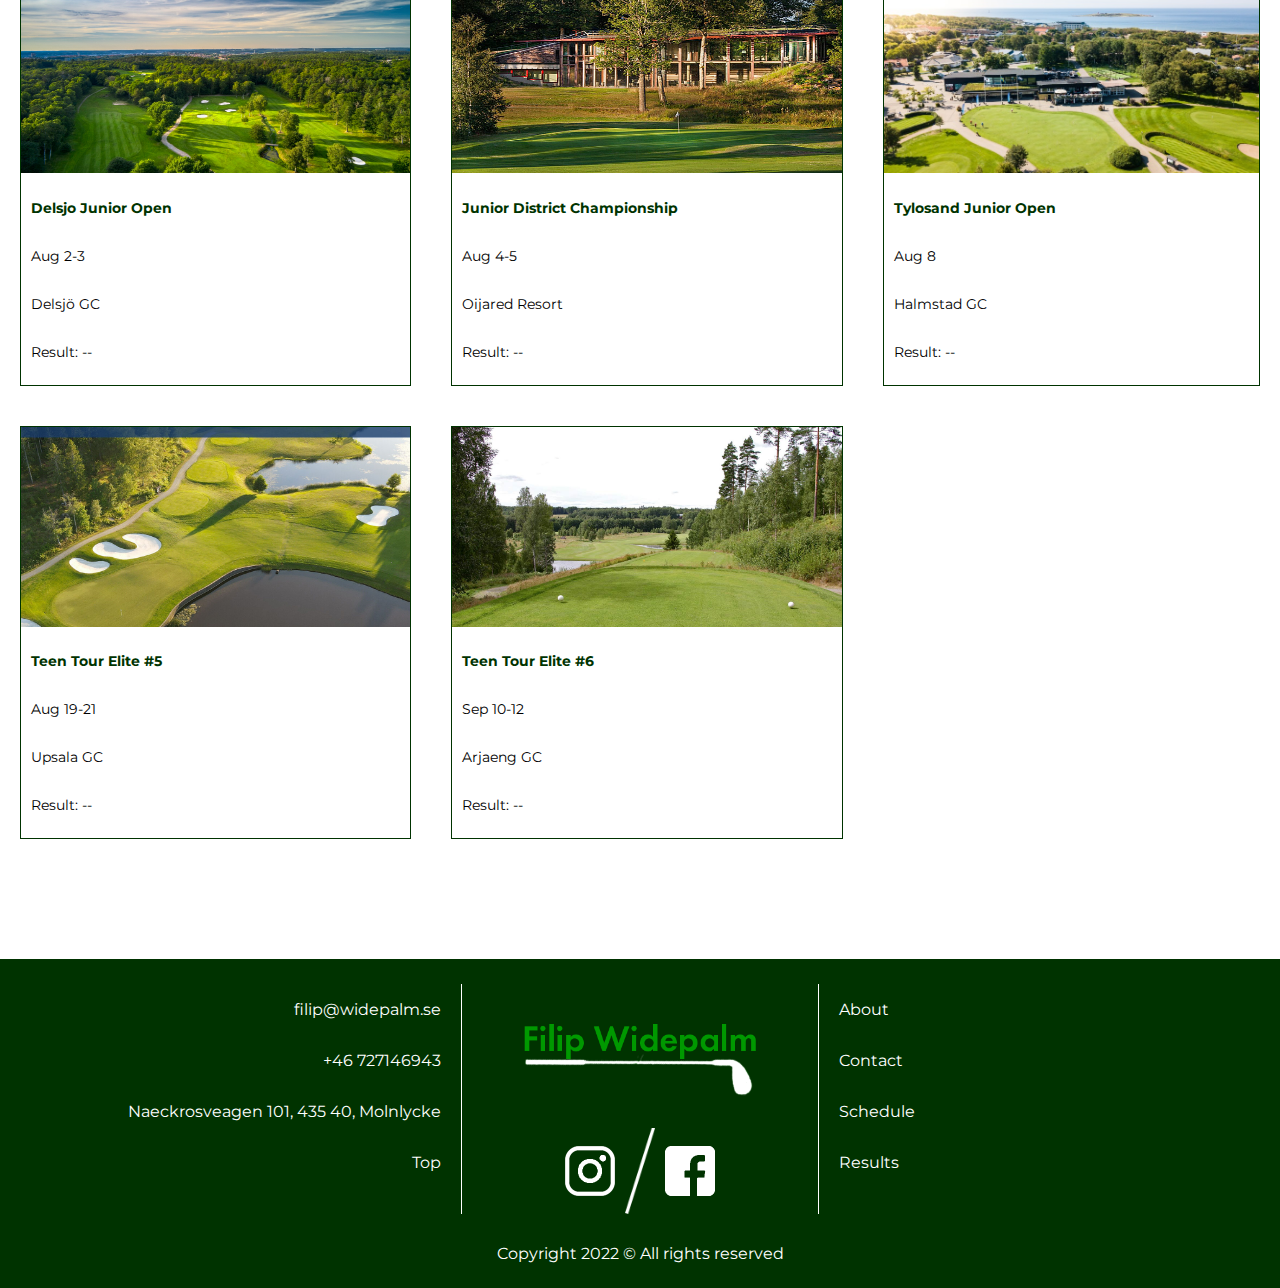
<file: results.html>
<!DOCTYPE html>
<html lang="en">
<head>
    <title>Filip Widepalm - Results</title>


    <link rel="stylesheet" media="(min-width:1280px)" href="stor.css" />
    <link rel="stylesheet" media="(min-width:769px) and (max-width:1279px)" href="mellan.css" />
    <link rel="stylesheet" media="(max-width:768px)" href="liten.css" />


    <script src="script.js"></script>
    <link href="https://fonts.googleapis.com/css?family=Lora:400,700|Montserrat:300" rel="stylesheet">
    <link href="img/favicon.png" rel="icon" type="image/x-icon" />
    <meta http-equiv="Content-Type" content="text/html; charset=utf-8">
    <meta name="viewport" content="width=device-width, initial-scale=1.0">
</head>
<body onload="ShowResults()">

    <nav class="Overlay" id="PhoneNav">

        <a href="javascript:void(0)" class="CloseBtn" onclick="CloseNav()">&times;</a>

        <div class="OverlayContent">
            <a href="about.html">About</a>
            <a href="contact.html">Contact</a>
            <a href="video.html">Video</a>
            <a href="results.html">Results</a>
            <a href="statistics.html">Statistics</a>
        </div>
    </nav>


    <header>
        <div class="HeaderLogoBox">
            <a href="index.html">
                <img src="img/logo.png" alt="Logo" class="HeaderLogo" />
            </a>
        </div>



        <nav>
            <ul>
                <li><a href="about.html">About</a></li>
                <li><a href="contact.html">Contact</a></li>
                <li><a href="video.html">Video</a></li>
                <li><a href="results.html">Results</a></li>
                <li><a href="statistics.html">Statistics</a></li>
            </ul>
        </nav>

        <div class="MenuButton" onclick="OpenNav()"></div>

    </header>

    <div class="HeroImagePage">
        <h1>Results</h1>
    </div>


    <main>

        <h1>Results</h1>

        <p><b>These are my results from 2019 and onwards</b></p>
       
        <hr />

        <div class="Results">
            <div class="ResultsButtonpanel">
                <div class="ResultsButton" id="ResultsButton2022" onclick="ChangeContent(2022)">2022</div>
                <div class="ResultsButton" id="ResultsButton2021" onclick="ChangeContent(2021)">2021</div>
                <div class="ResultsButton" id="ResultsButton2020" onclick="ChangeContent(2020)">2020</div>
                <div class="ResultsButton" id="ResultsButton2019" onclick="ChangeContent(2019)">2019</div>
            </div>

            <div class="ResultsContent" id="Results2022">
                <!--Byt så att alla har class tournament i länken istället för i en div-->

                    <a href="https://www.orestadsgk.com/" target="new" class="Tournament">
                        

                            <div class="TournamentPicture">
                                <img src="img/courses/orestads.jpg" alt="Orestads GC">
                            </div>

                            <div class="TournamentInfo">
                                <h2>Norberg Open</h2>

                                <p>Apr 18</p>

                                <p>Orestads GC</p>

                                <p>Result: 74 - 81 (+13) | T32</p>

                            </div>
                    </a>

                    <a href="http://www.gullbringagolf.se/" target="new" class="Tournament">

                            <div class="TournamentPicture">
                                <img src="img/courses/gullbringa.jpg" alt="Gullbinga GGCC">
                            </div>

                            <div class="TournamentInfo">
                                <h2>Gullbringa Open</h2>

                                <p>Apr 24</p>

                                <p>Gullbringa GGCC</p>

                                <p>Result: 73 - 75 (+8) | 3rd</p>

                            </div>
                    </a>


                    <a href="https://www.varbergsgk.se/west/" target="new" class="Tournament">

                            <div class="TournamentPicture">
                                <img src="img/courses/varberg.jpg" alt="Varberg GC">
                            </div>

                            <div class="TournamentInfo">
                                <h2>Teen Tour Elite #1</h2>

                                <p>May 14-16</p>

                                <p>Varberg GC, West Course</p>

                                <p>Result: --</p>

                            </div>
                    </a>


                    <a href="https://www.hillsgolfclub.se/" target="new" class="Tournament">

                            <div class="TournamentPicture">
                                <img src="img/courses/hills.jpg" alt="Hills GC">
                            </div>

                            <div class="TournamentInfo">
                                <h2>Goteborgsserien</h2>

                                <p>May 29</p>

                                <p>Hills Golf &amp; Sports Club</p>

                                <p>Result: --</p>

                            </div>
                    </a>


                    <a href="https://www.albatrossgolfklubb.se/" target="new" class="Tournament">

                            <div class="TournamentPicture">
                                <img src="img/courses/albatross.png" alt="Albatross GC">
                            </div>

                            <div class="TournamentInfo">
                                <h2>Teen Tour Elite #2</h2>

                                <p>Jun 3-5</p>

                                <p>Albatross GC</p>

                                <p>Result: --</p>

                            </div>
                    </a>


                    <a href="https://www.landerydsgolf.se/" target="new" class="Tournament">

                            <div class="TournamentPicture">
                                <img src="img/courses/landeryd.jpg" alt="Landeryds GC">
                            </div>

                            <div class="TournamentInfo">
                                <h2>Swedish Junior Strokeplay Championship</h2>

                                <p>Jun 18-21</p>

                                <p>Landeryds GC</p>

                                <p>Result: --</p>

                            </div>
                    </a>


                    <a href="https://www.alegk.se/" target="new" class="Tournament">

                            <div class="TournamentPicture">
                                <img src="img/courses/ale.jpg" alt="Ale GC">
                            </div>

                            <div class="TournamentInfo">
                                <h2>District Junior Club Championship</h2>

                                <p>Jun 22-23</p>

                                <p>Ale GC</p>

                                <p>Result: --</p>

                            </div>
                    </a>


                    <a href="http://kkgk.se/" target="new" class="Tournament">

                        <div class="TournamentPicture">
                            <img src="img/courses/kungalv.jpg" alt="Kungalv Kode GC">
                        </div>

                        <div class="TournamentInfo">
                            <h2>Goteborgsserien</h2>

                            <p>Jun 26</p>

                            <p>Kungaelv Kode GC</p>

                            <p>Result: --</p>

                        </div>
                    </a>


                    <a href="https://pgaswedennational.se/" target="new" class="Tournament">


                        <div class="TournamentPicture">
                            <img src="img/courses/pganational.jpeg" alt="PGA Sweden National">
                        </div>

                        <div class="TournamentInfo">
                            <h2>Stenson Sunneson Junior Challenge</h2>

                            <p>Jun 28-30</p>

                            <p>PGA Sweden National</p>

                            <p>Result: --</p>

                        </div>
                    </a>


                    <a href="https://www.chgk.se/" target="new" class="Tournament">

                            <div class="TournamentPicture">
                                <img src="img/courses/chalmers.jpg" alt="Chalmers GC">
                            </div>

                            <div class="TournamentInfo">
                                <h2>Goteborgsserien</h2>

                                <p>Jul 3</p>

                                <p>Chalmers GC</p>

                                <p>Result: --</p>

                            </div>
                    </a>


                    <a href="https://www.rigk.se/" target="new" class="Tournament">

                        <div class="TournamentPicture">
                            <img src="img/courses/ringenas.jpg" alt="Ringenas GC">
                        </div>

                        <div class="TournamentInfo">
                            <h2>Ringenäs JMI Sponsored by FJ &amp; Titleist</h2>

                            <p>Jul 5-6</p>

                            <p>Ringenaes GC</p>

                            <p>Result: --</p>

                        </div>
                    </a>


                    <a href="http://www.gullbringagolf.se/" target="new" class="Tournament">

                        <div class="TournamentPicture">
                            <img src="img/courses/gullbringa.jpg" alt="Gullbringa GGCC">
                        </div>

                        <div class="TournamentInfo">
                            <h2>Carin Hjalmarsson Junior Open</h2>

                            <p>Jul 10</p>

                            <p>Gullbringa GGCC</p>

                            <p>Result: --</p>

                        </div>
                    </a>


                    <a href="http://www.onsjogk.com/" target="new" class="Tournament">

                        <div class="TournamentPicture">
                            <img src="img/courses/onsjo.jpg" alt="Onsjo GC">
                        </div>

                        <div class="TournamentInfo">
                            <h2>National Club Championship</h2>

                            <p>Jul 14-16</p>

                            <p>Onsjo GC</p>

                            <p>Result: --</p>

                        </div>
                    </a>


                    <a href="https://www.forsgarden.se/" target="new" class="Tournament">

                        <div class="TournamentPicture">
                            <img src="img/courses/forsgarden.jpg" alt="Forsgarden GC">
                        </div>

                        <div class="TournamentInfo">
                            <h2>Junior Team Championship</h2>

                            <p>Jul 19-20</p>

                            <p>Forsgardens GC</p>

                            <p>Result: --</p>

                        </div>
                    </a>


                    <a href="https://www.viksjogk.se/" target="new" class="Tournament">

                            <div class="TournamentPicture">
                                <img src="img/courses/viksjo.jpg" alt="Viksjo GC">
                            </div>

                            <div class="TournamentInfo">
                                <h2>Swedish Junior Matchplay Championship</h2>

                                <p>Jul 28-31</p>

                                <p>Viksjo GC</p>

                                <p>Result: --</p>

                            </div>
                    </a>


                    <a href="http://www.degk.se/" target="new" class="Tournament">

                        <div class="TournamentPicture">
                            <img src="img/courses/delsjo.jpg" alt="Delsjo GC">
                        </div>

                        <div class="TournamentInfo">
                            <h2>Delsjo Junior Open</h2>

                            <p>Aug 2-3</p>

                            <p>Delsjö GC</p>

                            <p>Result: --</p>

                        </div>
                    </a>


                    <a href="https://oijared.se/" target="new" class="Tournament">

                        <div class="TournamentPicture">
                            <img src="img/courses/oijared.jpg" alt="Oijared Resort">
                        </div>

                        <div class="TournamentInfo">
                            <h2>Junior District Championship</h2>

                            <p>Aug 4-5</p>

                            <p>Oijared Resort</p>

                            <p>Result: --</p>

                        </div>
                    </a>


                    <a href="https://www.hgk.s" target="new" class="Tournament">

                        <div class="TournamentPicture">
                            <img src="img/courses/halmstad.jpg" alt="Halmstad GC">
                        </div>

                        <div class="TournamentInfo">
                            <h2>Tylosand Junior Open</h2>

                            <p>Aug 8</p>

                            <p>Halmstad GC</p>

                            <p>Result: --</p>

                        </div>
                    </a>


                    <a href="https://upsalagk.se/" target="new" class="Tournament">

                        <div class="TournamentPicture">
                            <img src="img/courses/upsala.jpg" alt="Upsala GC">
                        </div>

                        <div class="TournamentInfo">
                            <h2>Teen Tour Elite #5</h2>

                            <p>Aug 19-21</p>

                            <p>Upsala GC</p>

                            <p>Result: --</p>

                        </div>
           
                    </a>


                    <a href="https://arjangsgk.se/" target="new" class="Tournament">

                        <div class="TournamentPicture">
                            <img src="img/courses/arjaeng.jpg" alt="Arjaeng GC">
                        </div>

                        <div class="TournamentInfo">
                            <h2>Teen Tour Elite #6</h2>

                            <p>Sep 10-12</p>

                            <p>Arjaeng GC</p>

                            <p>Result: --</p>

                        </div>
                    </a>





                </div>
            </div>

            <div class="ResultsContent" id="Results2021">
                2021
            </div>

            <div class="ResultsContent" id="Results2020">
                2020
            </div>

            <div class="ResultsContent" id="Results2019">
                2019
            </div>

    </main>

    <footer>
        <div class="FooterContent">
            <div class="ListBox" id="FooterLeft">
                <ul>
                    <li><a href="mailto:filip@widepalm.se">filip@widepalm.se</a></li>
                    <li>+46 727146943</li>
                    <li>Naeckrosveagen 101, 435 40, Molnlycke</li>
                    <li><a href="#top">Top</a></li>
                </ul>
            </div>
            <div class="LogoBox">
                <a href="index.html" id="FooterLogo">
                    <img src="img/logo.png" alt="Logo" class="FooterLogo" />
                </a>

                <div class="FooterSocialMedia">
                    <a href="https://www.instagram.com/filip_widepalm/" target="new"><img src="img/instagramwhite.png" alt="Instagram Logo" id="InstagramLogo" /></a>

                    <div><img src="img/diagonalline.png" alt="Diagonal Line" id="DiagonalLine" /></div>

                    <a href="#"><img src="img/facebookwhite.png" alt="Facebook Logo" id="FacebookLogo" /></a>
                </div>
            </div>


            <div class="ListBox" id="FooterRight">
                <ul>
                    <li><a href="about.html">About</a></li>
                    <li><a href="contact.html">Contact</a></li>
                    <li><a href="schedule.html">Schedule</a></li>
                    <li><a href="results.html">Results</a></li>
                </ul>
            </div>
        </div>

        <div class="FooterCopyRight">
            Copyright 2022 © All rights reserved
        </div>
    </footer>
</body>
</html>
</file>
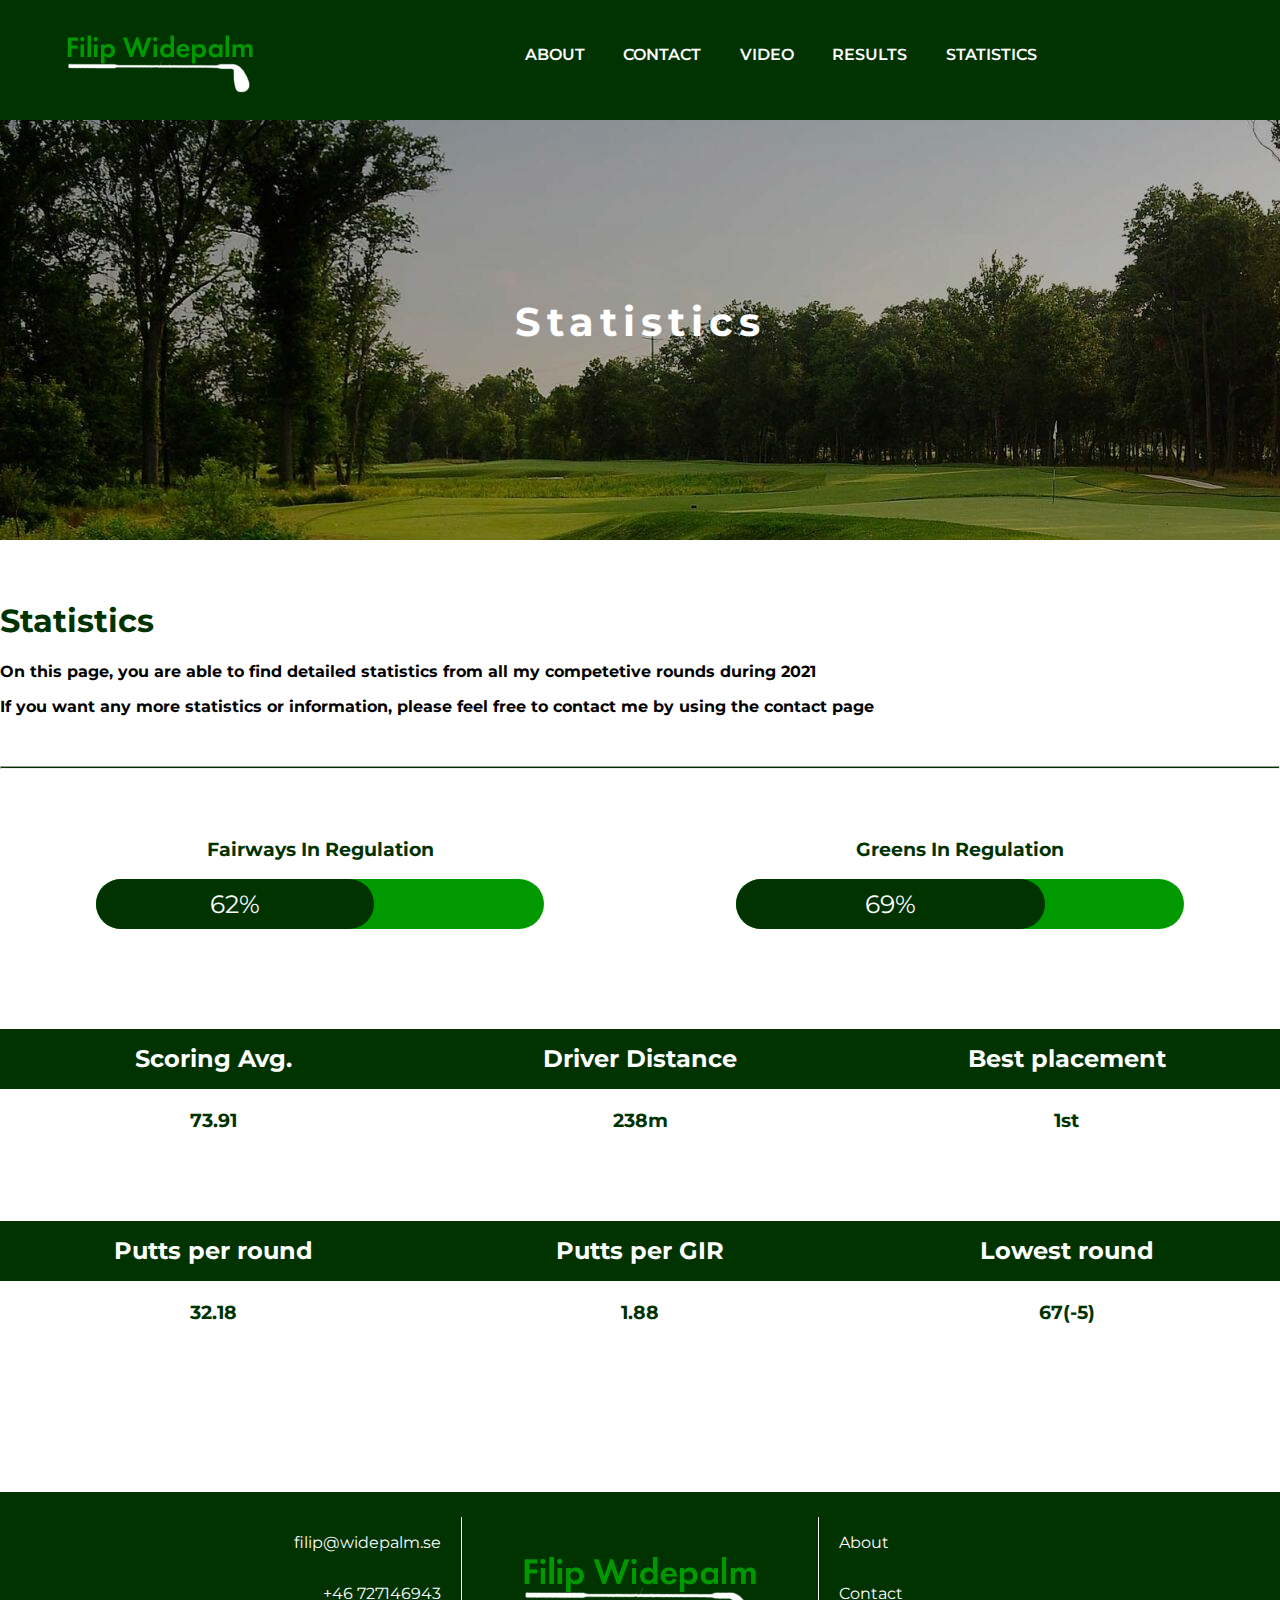
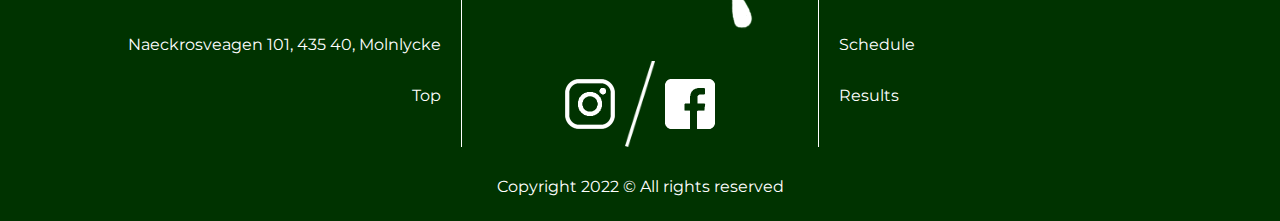
<file: statistics.html>
<!DOCTYPE html>
<html lang="en">
<head>
    <title>Filip Widepalm - Statistics</title>


    <link rel="stylesheet" media="(min-width:1280px)" href="stor.css" />
    <link rel="stylesheet" media="(min-width:769px) and (max-width:1279px)" href="mellan.css" />
    <link rel="stylesheet" media="(max-width:768px)" href="liten.css" />


    <script src="script.js" type="text/javascript"></script>
    <link href="https://fonts.googleapis.com/css?family=Lora:400,700|Montserrat:300" rel="stylesheet">
    <link href="img/favicon.png" rel="icon" type="image/x-icon" />
    <meta http-equiv="Content-Type" content="text/html; charset=utf-8">
    <meta name="viewport" content="width=device-width, initial-scale=1.0">
</head>
<body onload="StatSlider()">

    <nav class="Overlay" id="PhoneNav">

        <a href="javascript:void(0)" class="CloseBtn" onclick="CloseNav()">&times;</a>

        <div class="OverlayContent">
            <a href="about.html">About</a>
            <a href="contact.html">Contact</a>
            <a href="video.html">Video</a>
            <a href="results.html">Results</a>
            <a href="statistics.html">Statistics</a>
        </div>
    </nav>


    <header>
        <div class="HeaderLogoBox">
            <a href="index.html">
                <img src="img/logo.png" alt="Logo" class="HeaderLogo" />
            </a>
        </div>



        <nav>
            <ul>
                <li><a href="about.html">About</a></li>
                <li><a href="contact.html">Contact</a></li>
                <li><a href="video.html">Video</a></li>
                <li><a href="results.html">Results</a></li>
                <li><a href="statistics.html">Statistics</a></li>
            </ul>
        </nav>

        <div class="MenuButton" onclick="OpenNav()"></div>

    </header>

    <div class="HeroImagePage">
        <h1>Statistics</h1>
    </div>

    <main>
        <h1>Statistics</h1>

        <p><b>On this page, you are able to find detailed statistics from all my competetive rounds during 2021</b></p>
        <p><b>If you want any more statistics or information, please feel free to contact me by using the contact page</b></p>

        <hr />

        <div class="TopRowSliderStats">

            <div class="SlideStat">

                <h3>Fairways In Regulation</h3>

                <div class="StatBox">
                    <div id="Inner1" class="StatValue">62%</div>
                </div>
            </div>

            <div class="SlideStat">

                <h3>Greens In Regulation</h3>

                <div class="StatBox">
                    <div id="Inner2" class="StatValue">69%</div>
                </div>
            </div>

        </div>

        <div class="NumberStatsSection">
            <div class="NumberStatRow">
                <div class="NumberStat">
                    <h2>Scoring Avg.</h2>
                    <h3>73.91</h3>
                </div>

                <div class="NumberStat">
                    <h2>Driver Distance</h2>
                    <h3>238m</h3>
                </div>

                <div class="NumberStat">
                    <h2>Best placement</h2>
                    <h3>1st</h3>
                </div>

            </div>

            <div class="NumberStatRow">
                <div class="NumberStat">
                    <h2>Putts per round</h2>
                    <h3>32.18</h3>
                </div>

                <div class="NumberStat">
                    <h2>Putts per GIR</h2>
                    <h3>1.88</h3>
                </div>

                <div class="NumberStat">
                    <h2>Lowest round</h2>
                    <h3>67(-5)</h3>
                </div>

            </div>
        </div>


    </main>

    <footer>
        <div class="FooterContent">
            <div class="ListBox" id="FooterLeft">
                <ul>
                    <li><a href="mailto:filip@widepalm.se">filip@widepalm.se</a></li>
                    <li>+46 727146943</li>
                    <li>Naeckrosveagen 101, 435 40, Molnlycke</li>
                    <li><a href="#top">Top</a></li>
                </ul>
            </div>
            <div class="LogoBox">
                <a href="index.html" id="FooterLogo">
                    <img src="img/logo.png" alt="Logo" class="FooterLogo" />
                </a>

                <div class="FooterSocialMedia">
                    <a href="https://www.instagram.com/filip_widepalm/" target="new"><img src="img/instagramwhite.png" alt="Instagram Logo" id="InstagramLogo" /></a>

                    <div><img src="img/diagonalline.png" alt="Diagonal Line" id="DiagonalLine" /></div>

                    <a href="#"><img src="img/facebookwhite.png" alt="Facebook Logo" id="FacebookLogo" /></a>
                </div>
            </div>


            <div class="ListBox" id="FooterRight">
                <ul>
                    <li><a href="about.html">About</a></li>
                    <li><a href="contact.html">Contact</a></li>
                    <li><a href="schedule.html">Schedule</a></li>
                    <li><a href="results.html">Results</a></li>
                </ul>
            </div>
        </div>

        <div class="FooterCopyRight">
            Copyright 2022 © All rights reserved
        </div>
    </footer>
</body>
</html>
</file>
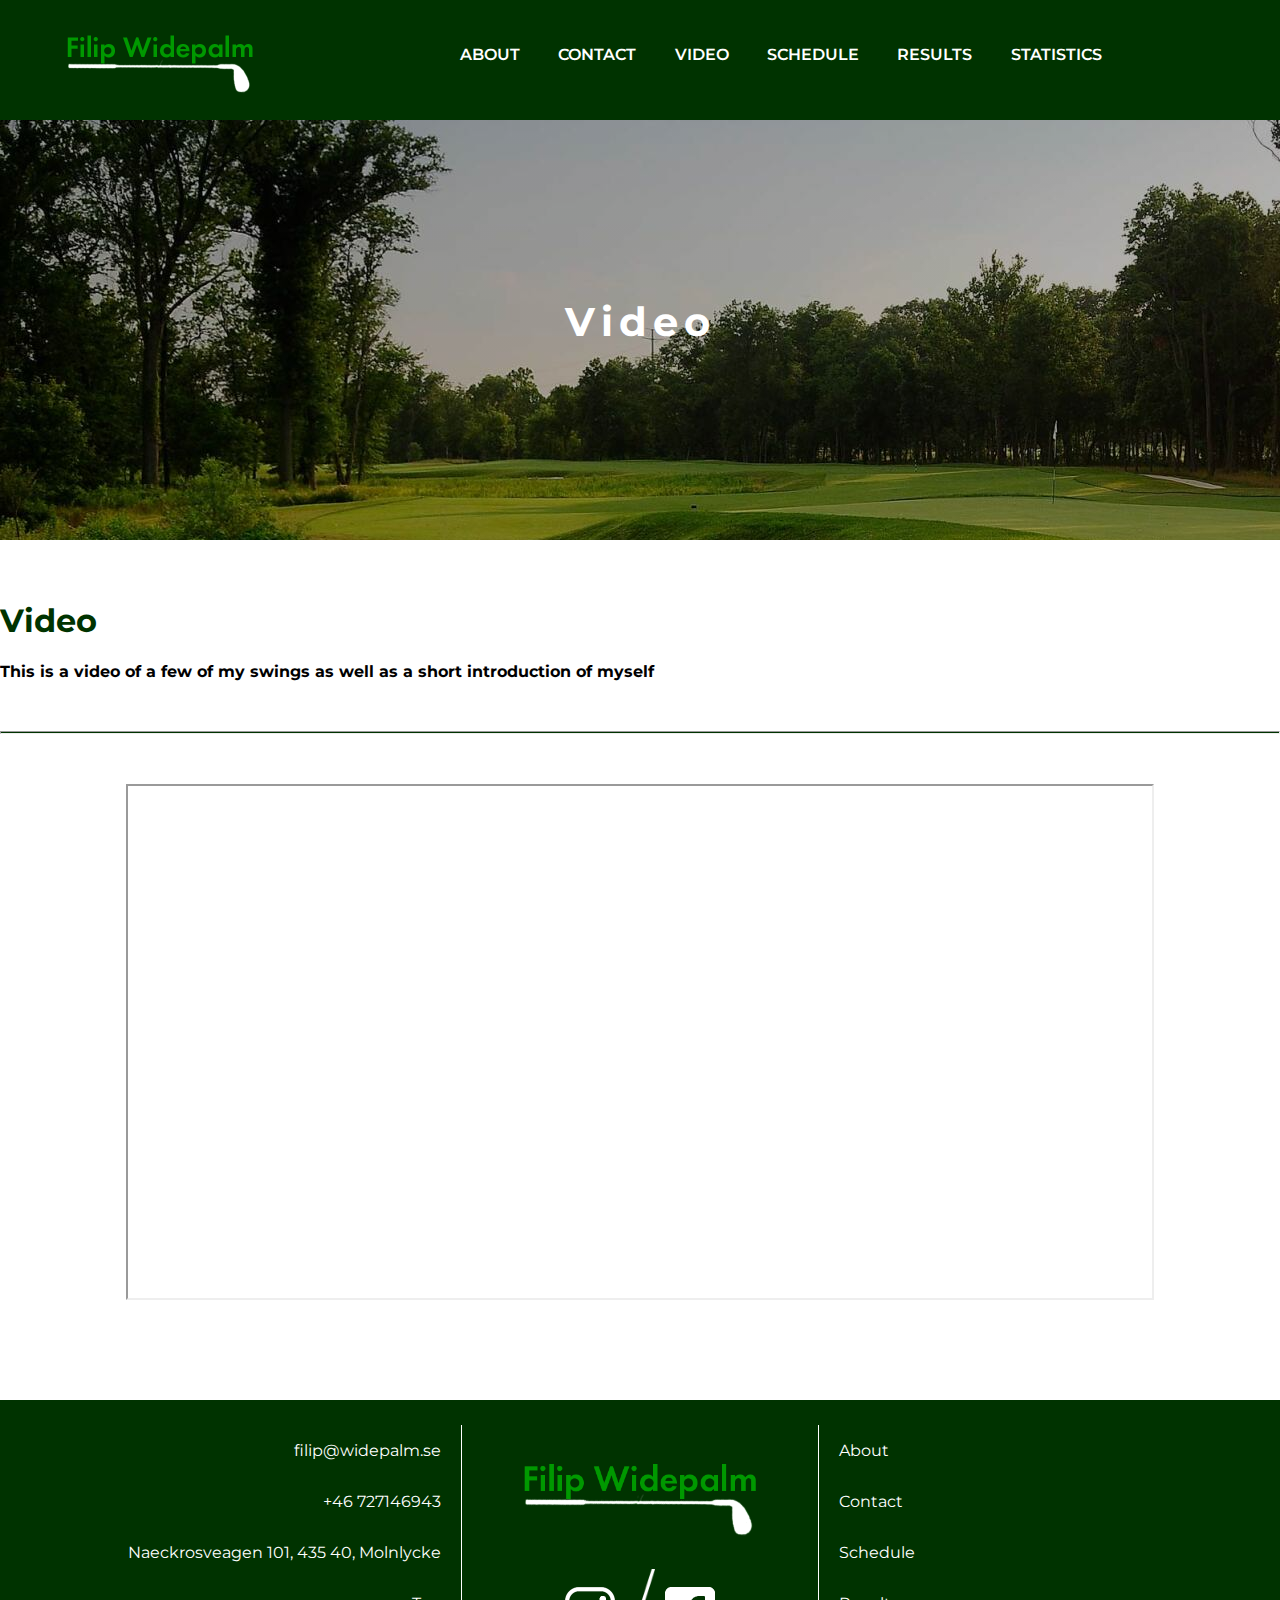
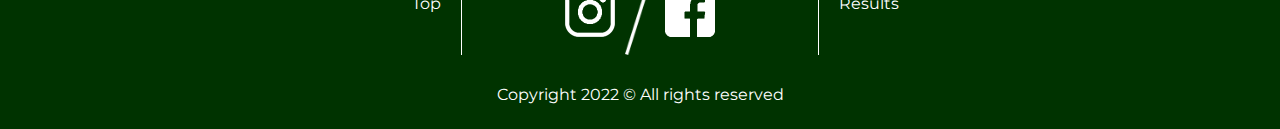
<file: video.html>
<!DOCTYPE html>
<html lang="en">
<head>
    <title>Filip Widepalm</title>


    <link rel="stylesheet" media="(min-width:1280px)" href="stor.css" />
    <link rel="stylesheet" media="(min-width:769px) and (max-width:1279px)" href="mellan.css" />
    <link rel="stylesheet" media="(max-width:768px)" href="liten.css" />


    <script src="script.js" type="text/javascript"></script>
    <link href="https://fonts.googleapis.com/css?family=Lora:400,700|Montserrat:300" rel="stylesheet">
    <link href="img/favicon.png" rel="icon" type="image/x-icon" />
    <meta http-equiv="Content-Type" content="text/html; charset=utf-8">
    <meta name="viewport" content="width=device-width, initial-scale=1.0">
</head>
<body>

    <nav class="Overlay" id="PhoneNav">

        <a href="javascript:void(0)" class="CloseBtn" onclick="CloseNav()">&times;</a>

        <div class="OverlayContent">
            <a href="about.html">About</a>
            <a href="contact.html">Contact</a>
            <a href="video.html">Video</a>
            <a href="schedule.html">Schedule</a>
            <a href="results.html">Results</a>
            <a href="statistics.html">Statistics</a>
        </div>
    </nav>


    <header>
        <div class="HeaderLogoBox">
            <a href="index.html">
                <img src="img/logo.png" alt="Logo" class="HeaderLogo" />
            </a>
        </div>



        <nav>
            <ul>
                <li><a href="about.html">About</a></li>
                <li><a href="contact.html">Contact</a></li>
                <li><a href="video.html">Video</a></li>
                <li><a href="schedule.html">Schedule</a></li>
                <li><a href="results.html">Results</a></li>
                <li><a href="statistics.html">Statistics</a></li>
            </ul>
        </nav>

        <div class="MenuButton" onclick="OpenNav()"></div>

    </header>

    <div class="HeroImagePage">
        <h1>Video</h1>
    </div>

    <main>
        <h1>Video</h1>

        <p><b>This is a video of a few of my swings as well as a short introduction of myself</b></p>

        <hr />

        <iframe src="https://www.youtube.com/embed/AxMUnbfKdp8" title="YouTube video player" allow="accelerometer; autoplay; clipboard-write; encrypted-media; gyroscope; picture-in-picture" allowfullscreen></iframe>

    </main>

    <footer>
        <div class="FooterContent">
            <div class="ListBox" id="FooterLeft">
                <ul>
                    <li><a href="mailto:filip@widepalm.se">filip@widepalm.se</a></li>
                    <li>+46 727146943</li>
                    <li>Naeckrosveagen 101, 435 40, Molnlycke</li>
                    <li><a href="#top">Top</a></li>
                </ul>
            </div>
            <div class="LogoBox">
                <a href="index.html" id="FooterLogo">
                    <img src="img/logo.png" alt="Logo" class="FooterLogo" />
                </a>

                <div class="FooterSocialMedia">
                    <a href="https://www.instagram.com/filip_widepalm/" target="new"><img src="img/instagramwhite.png" alt="Instagram Logo" id="InstagramLogo" /></a>

                    <div><img src="img/diagonalline.png" alt="Diagonal Line" id="DiagonalLine" /></div>

                    <a href="#"><img src="img/facebookwhite.png" alt="Facebook Logo" id="FacebookLogo" /></a>
                </div>
            </div>


            <div class="ListBox" id="FooterRight">
                <ul>
                    <li><a href="about.html">About</a></li>
                    <li><a href="contact.html">Contact</a></li>
                    <li><a href="schedule.html">Schedule</a></li>
                    <li><a href="results.html">Results</a></li>
                </ul>
            </div>
        </div>

        <div class="FooterCopyRight">
            Copyright 2022 © All rights reserved
        </div>
    </footer>
</body>
</html>
</file>
<file: stor.css>
body {
    padding: 0;
    margin: 0;
    font-family: 'Montserrat', sans-serif;
    overflow-x: hidden;
    caret-color: transparent;
}

html {
    scroll-behavior: smooth;
}

h1, h2, h3, h4, h5, h6 {
    color:#003300;
}

.Overlay {
    display: none;
}

header {
    height: 120px;
    background-color: #003300;
    color: white;
    width: 100%;
    margin: auto;
    display: flex;
    position: fixed;
    z-index: 2;
}

.HeaderLogo {
    width: 100%;
}

.HeaderLogoBox a:hover {
    width: 220px;
    margin: 5px auto;
}

.HeaderLogoBox {
    width: 25%;
}

.HeaderLogoBox a {
    width: 200px;
    margin: 10px auto;
    display: block;
    transition: 0.2s margin, 0.2s width;
}

header nav {
    margin-left: auto;
    margin-right: auto;
}

header nav ul {
    margin: 0;
    padding: 0;
}

header nav ul li {
    list-style-type: none;
    float: left;
    margin-right: 3vw;
    margin-top: 45px;
}

header nav ul li a {
    font-size: 16px;
    color: white;
    text-decoration: none;
    font-family: 'Montserrat', sans-serif;
    font-weight: 600;
    text-transform: uppercase;
    transition: .6s color;
}

header nav ul li a:hover {
    color: #009900;
}

.MenuButton{
    display:none;
}

.Flexbox{
    display:flex;
}
.HeroImage {
    width: 100%;
    height: 70vh;
    padding-top: 30vh;
    background-image: linear-gradient(rgba(0, 0, 0, 0.4),rgba(0, 0, 0, 0.4)), url("img/HomepageCourse.jpg");
    background-size: cover;
}

.HeroText {
    margin-left: 5%;
    color: white;
}

.HeroText h1 {
    font-weight: 800;
    text-transform: uppercase;
    font-size: 3.5vw;
    margin: 0;
    color:white;
}

.HeroText p {
    font-weight: 600;
    font-size: 2vw;
    font-family: 'Montserrat', sans-serif;
    margin-top: 10px;
    margin-bottom: 20px;
}
.HeroText a{
    width: 200px;
    display:block;
    text-decoration:none;
}
.HeroButton {
    width: 100%;
    height: 90px;
    border: 2px solid white;
    color: white;
    border-radius: 10px;
    font-family: 'Montserrat', sans-serif;
    transition: background-color .5s;
}

.HeroButton h2 {
    padding: 0;
    margin: 0;
    text-align: center;
    font-size: 30px;
    line-height: 90px;
    color:white;

    transition:color .5s;
}

.News {
    display:block;
    width: 280px;
    padding: 10px;
    background-color: rgba(0,0,0,0.7);
    margin: 0 auto;
    color: white;
    text-decoration:none;
    font-family: 'Montserrat', sans-serif;
}
.News h3{
    color:white;
}

.NewsImage{
    display:block;
    margin:20px auto 10px;
    width: 90%;
    max-height:175px;
}


.HeroImageLicensingRights {
    color: white;
    padding: 20px;
    font-size: 20px;
    position: absolute;
    bottom: 0px;
}


.HeroImage .HeroButton:hover {
    background-color: white;
}
.HeroImage .HeroButton:hover h2 {
    color: #003300;
}




main {
    padding: 40px 0 100px;
    width: 1280px;
    margin:0 auto;
    background-color: white;
    font-family: 'Montserrat', sans-serif;
}

#Info {
    width: 100%;
    height: 2px;
    display: block;
}

.Info {
    display: flex;
    border: 0px solid #003300;
    padding: 20px 0;
    height:500px;
}

.Info article {
    flex: 1;
    text-align: center;
}

.Info article h2 {
    color: #003300;
    font-size:40px;
}

.Info article ul {
    list-style-type: none;
    padding: 0;
    font-family: 'Montserrat', sans-serif;
}

.Info article ul li {
    margin-bottom: 16px;
    font-size: 18px;
}

.Info .ProfilePic {
    flex: 1;
    border-left: 2px solid #003300;
    padding-top: 20px;
    padding-bottom: 20px;
}

.Info .ProfilePic img {
    height:100%;
    display: block;
    margin: auto;
}


.ContactInfo h1 {
    color: #003300;
}
.ContactInfo h2{
    color:#003300;
    font-size:18px;
    margin-bottom:5px;
  
}
.ContactInfo h2 .ColorRed{
    color:red;
}

.ContactInfo form {

    padding: 0 5%;
    margin: 0 auto;
    width: 90%;

}
.ContactInfo form .Text {
    width: 100%;
    height: 30px;
    margin-bottom: 20px;
    font-size: 16px;
    caret-color: black;
    border: 1px solid #003300;
}
.ContactInfo form select {
    width: 100%;
    height: 40px;
    margin-bottom: 20px;
    font-size: 16px;
    border: 1px solid #003300;
}
.ContactInfo form textarea {
    min-width: 100%;
    max-width: 100%;
    caret-color: black;
    min-height: 150px;
    font-size: 16px;
    border:1px solid #003300;
}

.ContactInfo form .Submit{
    margin-top:50px;
    width: 150px;
    height:40px;
    border:1px solid #003300;
    font-size:16px;

    cursor:pointer;
}

.ContactInfo ul {
    padding: 30px 20px;
}
.ContactInfo ul li{
    list-style-type: none;
    margin-bottom: 20px;
}

.ContactInfo .FormSide{
    flex:1;
}

.HeroImagePage {
    background-image: linear-gradient(rgba(0, 0, 0, 0.3),rgba(0, 0, 0, 0.3)), url("img/temp.jpg");
    height:30vh;
    padding-top:30vh;
    width:100%;
}
.HeroImagePage h1{
    text-align:center;
    color:white;
    font-size:40px;
    letter-spacing:6px;
}


.ResultsButtonpanel{
    display:flex;
}
.ResultsButton {
    font-size: 34px;
    margin-right: 45px;
    padding-bottom: 6px;
    cursor: pointer;
}

.ResultsContent {
    width: 100%;
    display: grid;
    padding-top:50px;
    grid-template-columns: auto auto auto;
}
.ResultsContent a {
    text-decoration: none;
    color: black;
}

.Tournament {
    border: 1px solid #003300;
    font-size: 14px;
    transition:0.3s;
    margin:20px;
    display:block;
}

.TournamentPicture {
    width: 100%;
}
.TournamentPicture img {
    width: 100%;
    height: 200px;
}
.TournamentInfo {
    box-sizing: border-box;
    padding: 10px;
}
.Tournament h2 {
    font-size: 14px;
}
.Tournament p {
    margin-top: 30px;
}

.TopRowSliderStats{
    display:flex;

}
.SlideStat{
    text-align:center;
    flex: 1;

}
.StatBox {
    width: 70%;
    margin: 0 auto;
    height: 50px;

    border-radius: 25px;
    background-color: #009900;
}
.StatValue {
    background-color:#003300;
    color:white;
    width: 0%;
    height: 100%;
    transition: 0.8s ease-out;
    border-radius: 25px;
    font-size: 20px;
    line-height: 50px;
    font-size: 25px;
    text-align: center;
    overflow-x: hidden;
}
.NumberStatsSection{
    padding-bottom:50px;
    margin-top:80px;
}
.NumberStatRow{
    display:flex;
    margin-top:50px;
}
.NumberStat{
    flex:1;
    text-align:center;
}
.NumberStat h2{
    height:60px;
    background-color:#003300;
    color:white;
    line-height:60px;
    display:block;
}
iframe{
    width: 80%;
    margin:0 auto;
    display:block;
    aspect-ratio:4 / 2;
}

hr{
    background-color:#003300;
    height:1px;
    margin:50px 0;
}
.AboutContent{
    display:flex;
    width: 100%;
   
}
.AboutPictures{
    flex:1;
}
.AboutPic {
    width: 100%;
    display: flex;
    align-items: center;
    justify-content:center;
    height:100%;
}
.AboutPic img{
    width: 60%;
    display:block;
    margin:0 auto;
}
.Information {
    padding-right: 20px;
    flex: 1;
}
.Information ul li{
    margin-bottom: 5px;
}
.WITB{
    width: 100%;
    margin: 70px 0;
    text-align:center;
    
}
.WITBTitle{
    border:1px solid white;
    height: 75px;
    color:white;
    background-color: #003300;
    line-height: 75px;
    font-size: 30px;
    padding: 0 70px;
    text-align:left;
    cursor:pointer;
}
.WITBMenuIcon{
    float:right; 
    width: 55px;
    margin:10px 0; 
    
}
.WITBContent {
    border-left: 1px solid #003300;
    border-right: 1px solid #003300;
    height: 0;
    overflow: hidden;
    transition: 0.5s height;
    display: flex;
    border-bottom: 1px solid #003300;
}
.WITBClub{
    flex:1;
    text-align: center;
}
.WITBClubPicture{
    width: 130px;
    margin-top:10px;
}

.NewsContent {
    width: 100%;
    border: 1px solid #003300;
    box-shadow: 2px 2px 2px black;
    display: flex;
    padding: 30px;
    box-sizing:border-box;
    border-radius: 10px;
    align-items: center;
    justify-content: center;
}
.NewsDescription{
    width: 50%;
}

.NewsContent img{
    display:block;
    margin: 0 auto;
    height:200px;

}
.PDFButton{
    display:block;
    border:1px solid #003300;
    border-radius: 4px;
    box-shadow: 1px 1px 1px black;
    width: 200px;
    margin:20px 0;
    line-height:40px;
    text-align: center;
    color:black;
    text-decoration:none;
}
.PDFButton:hover {
    box-shadow: none;
}
.Grades{

}
.Class{
    border:1px solid #003300;
    display:flex;
}
.ClassName {
    flex: 3;
    line-height: 40px;
    padding-left: 20px;
}
.ClassGrade {
    flex: 1;
    line-height: 40px;
    border-left: 1px solid #003300;
    padding-left: 20px;
}

.Schedule {
    display: grid;
    grid-template-columns: 33.3% 33.3% 33.3%;
}
.Schedule a {
    text-decoration:none;
    color:black;
}

footer {
    color: white;
    width: 100%;
    padding: 25px 0;
    background-color: #003300;
    font-family: 'Montserrat', sans-serif;
}

footer .FooterContent {
    width: 90%;
    margin: auto;
    display: flex;
}

.FooterLogo {
    width: 100%;
}

footer .LogoBox {
    flex: 1;
    border-left: 1px solid white;
    border-right: 1px solid white;
}

footer .LogoBox #FooterLogo {
    width: 250px;
    margin: 7.5px auto;
    display: block;
    transition: 0.2s margin, 0.2s width;
}

footer .LogoBox #FooterLogo:hover {
    width: 280px;
    margin: 0px auto;
}

footer .ListBox ul {
    list-style-type: none;
    padding: 0;
}

footer .ListBox ul li {
    margin-bottom: 32px;
    font-size: 16px;
}

footer .ListBox ul li a {
    color: white;
    text-decoration: none;
    transition: 0.2s color;
}

footer .ListBox ul li a:hover {
    color: #009900;
}

footer .ListBox {
    flex: 1;
    padding: 0 20px;
}

footer #FooterLeft {
    text-align: right;
}

footer #FooterRight {
    text-align: left;
}

footer .FooterSocialMedia {
    width: 150px;
    margin: auto;
    display: flex;
}

footer .FooterSocialMedia a {
    height: 50px;
    margin: 18px auto;
}

#InstagramLogo {
    width: 50px;
    display: block;
}

#InstagramLogo:hover {
    content: url("img/instagramgreen.png");
}

#DiagonalLine {
    width: 30px;
    margin: 0 10px;
    display: block;
}

#FacebookLogo {
    width: 50px;
    display: block;
}

#FacebookLogo:hover {
    content: url("img/facebookgreen.png");
}

#FooterLeftPhone {
    display: none;
}
.FooterCopyRight{
    text-align:center;
    margin-top:30px;
}
</file>
<file: mellan.css>
body {
    padding: 0;
    margin: 0;
    font-family: 'Montserrat', sans-serif;
    overflow-x: hidden;
    caret-color: transparent;
}

html {
    scroll-behavior: smooth;
}

h1, h2, h3, h4, h5, h6 {
    color:#003300;
}
.Overlay{
    display:none;
}

header {
    height: 100px;
    background-color: #003300;
    color: white;
    width: 100%;
    margin: auto;
    display: flex;
    position: fixed;
    z-index: 2;
}

.HeaderLogo {
    width: 100%;
}

.HeaderLogoBox a:hover {
    width: 200px;
    margin: 0 auto;
}

.HeaderLogoBox {
    width: 25%;
}

.HeaderLogoBox a {
    width: 180px;
    margin: 5px auto;
    display: block;
    transition: 0.2s margin, 0.2s width;
}

header nav {
    margin-left: auto;
    margin-right: auto;
}

header nav ul {
    margin: 0;
    padding: 0;
}

header nav ul li {
    list-style-type: none;
    float: left;
    margin-right: 3vw;
    margin-top: 38px;
}

header nav ul li a {
    font-size: 12px;
    color: white;
    text-decoration: none;
    font-family: 'Montserrat', sans-serif;
    font-weight: 600;
    text-transform: uppercase;
    transition: .6s color;
}

header nav ul li a:hover {
    color: #009900;
}

.MenuButton {
    display: none;
}


.Flexbox {
    display: flex;
}

.HeroImage {
    width: 100%;
    height: 70vh;
    padding-top: 30vh;
    background-image: linear-gradient(rgba(0, 0, 0, 0.3),rgba(0, 0, 0, 0.3)), url("img/HomepageCourse.jpg");
    background-size: cover;
}

.HeroText {
    margin-left: 5%;
    color: white;
}

.HeroText h1 {
    font-weight: 800;
    text-transform: uppercase;
    font-size: 40px;
    margin: 0;
    color:white;
}

.HeroText p {
    font-weight: 600;
    font-size: 20px;
    font-family: 'Montserrat', sans-serif;
    margin-top: 10px;
    margin-bottom: 20px;
}

.HeroText a {
    width: 200px;
    display: block;
    text-decoration: none;
}
.HeroButton {
    width: 100%;
    height: 85px;
    border: 2px solid white;
    color: white;
    border-radius: 10px;
    font-family: 'Montserrat', sans-serif;
    transition: background-color .5s;
}

.HeroButton h2 {
    padding: 0;
    margin: 0;
    text-align: center;
    line-height: 85px;
    color:white;

    transition:color .5s;
}

.News {
    display: block;
    width: 230px;
    padding: 10px;
    background-color: rgba(0,0,0,0.7);
    margin: 0 auto;
    color: white;
    text-decoration: none;
    font-family: 'Montserrat', sans-serif;
}
.News h3 {
    color: white;
}

.NewsImage {
    display: block;
    margin: 10px auto;
    width: 90%;
    max-height:150px;
}

.News h2{
    color:white;
}

.HeroImage .HeroButton:hover {
    background-color: white;
}
.HeroImage .HeroButton:hover h2 {
    color: #003300;
}



main {
    padding: 40px 0 100px;
    width: 769px;
    margin: 0 auto;
    background-color: white;
    font-family: 'Montserrat', sans-serif;
}

#Info {
    width: 100%;
    height: 2px;
    display: block;
}

.Info {
    display: flex;
    
    padding: 20px;
    height:400px;
}

.Info article {
    flex: 1;
    text-align: center;
}

.Info article h2 {
    color: #003300;
}


.Info article ul {
    list-style-type: none;
    padding: 0;
    font-family: 'Montserrat', sans-serif;
}

.Info article ul li {
    margin-bottom: 16px;
    font-size: 14px;
}

.Info .ProfilePic {
    flex: 1;
    border-left: 2px solid #003300;
    padding-top: 20px;
    padding-bottom: 20px;

}
.Info .ProfilePic img {
    height:100%;
    display: block;
    margin: auto;


}

.ContactInfo h1 {
    color: #003300;
}

.ContactInfo h2 {
    color: #003300;
    font-size: 18px;
    margin-bottom: 5px;
}

.ContactInfo h2 .ColorRed {
    color: red;
}

.ContactInfo form {

    display: block;
    caret-color: black;
}

.ContactInfo form .Text {
    width: 100%;
    height: 30px;
    margin-bottom: 20px;
    font-size: 16px;
    border: 1px solid #003300;
}

.ContactInfo form select {
    width: 100%;
    height: 40px;
    margin-bottom: 20px;
    font-size: 16px;
    border: 1px solid #003300;
}

.ContactInfo form textarea {
    min-width: 100%;
    max-width: 100%;
    min-height: 150px;
    font-size: 16px;
    border: 1px solid #003300;
}

.ContactInfo form .Submit {
    margin-top: 50px;
    width: 150px;
    height: 40px;
    border: 1px solid #003300;
    font-size: 16px;
    cursor: pointer;
}

.ContactInfo ul {
    padding: 30px 20px;
}

.ContactInfo ul li {
    list-style-type: none;
    margin-bottom: 20px;
}

.ContactInfo .FormSide {
    flex: 1;
}


.HeroImagePage {
    background-image: linear-gradient(rgba(0, 0, 0, 0.3),rgba(0, 0, 0, 0.3)), url("img/temp.jpg");
    height: 30vh;
    padding-top: 30vh;
    width: 100%;
}

.HeroImagePage h1 {
    text-align: center;
    color: white;
    font-size: 40px;
    letter-spacing: 6px;
}


.TopRowSliderStats {
    display: flex;
}

.SlideStat {
    text-align: center;
    flex: 1;
}

.StatBox {
    width: 80%;
    margin: 0 auto;
    height: 50px;
    border-radius: 25px;
    background-color: #009900;
}

.StatValue {
    background-color: #003300;
    color: white;
    width: 0%;
    height: 100%;
    transition: 0.8s ease-out;
    border-radius: 25px;
    font-size: 20px;
    line-height: 50px;
    font-size: 25px;
    text-align: center;
    overflow-x: hidden;
}
.NumberStatsSection {
    padding-bottom: 50px;
    margin-top:30px;
}

.NumberStatRow {
    display: flex;
    margin-top: 50px;
}

.NumberStat {
    flex: 1;
    text-align: center;
}

.NumberStat h2 {
    height: 60px;
    background-color: #003300;
    color: white;
    line-height: 60px;
    display: block;
}

iframe {
    width: 90%;
    margin: 0 auto;
    display: block;
    aspect-ratio: 4 / 3;
}

hr {
    background-color: #003300;
    height: 1px;
    margin: 50px 0;
}
.AboutContent {
    display: flex;
    width: 100%;
}

.AboutPictures {
    flex: 3;
}

.AboutPic {
    width: 100%;
    display: flex;
    align-items: center;
    justify-content: center;
    height: 100%;
}

.AboutPic img {
    width: 85%;
    display: block;
    margin: 0 auto;
}

.Information {
    padding-right: 20px;
    flex: 4;
}

.WITB {
    width: 100%;
    margin:60px 0;
    text-align: center;
}

.WITBTitle {
    border: 1px solid white;
    height: 75px;
    color: white;
    background-color: #003300;
    line-height: 75px;
    font-size: 30px;
    padding: 0 70px;
    text-align: left;
    cursor: pointer;
}

.WITBMenuIcon {
    float: right;
    width: 55px;
    margin: 10px 0;
}

.WITBContent {
    border-left: 1px solid #003300;
    border-right: 1px solid #003300;
    height: 0;
    overflow: hidden;
    transition: 0.5s height;
    display: flex;
    border-bottom: 1px solid #003300;
}

.WITBClub {
    flex: 1;
    text-align: center;
}

.WITBClubPicture {
    width: 130px;
    margin-top: 10px;
}
.NewsContent {
    width: 100%;
    border: 1px solid #003300;
    box-shadow: 2px 2px 2px black;
    display: flex;
    padding: 30px;
    box-sizing: border-box;
    border-radius: 10px;
    align-items: center;
    justify-content: center;
}

.NewsDescription {
    width: 50%;
}

.NewsContent img {
    display: block;
    margin: 0 auto;
    height: 150px;
}
.PDFButton {
    display: block;
    border: 1px solid #003300;
    border-radius: 4px;
    box-shadow: 1px 1px 1px black;
    width: 200px;
    margin: 20px 0;
    line-height: 40px;
    text-align: center;
    color: black;
    text-decoration: none;
}

.PDFButton:hover {
    box-shadow: none;
}
.Grades {
}

.Class {
    border: 1px solid #003300;
    display: flex;
}

.ClassName {
    flex: 3;
    line-height: 40px;
    padding-left: 20px;
}

.ClassGrade {
    flex: 1;
    line-height: 40px;
    border-left: 1px solid #003300;
    padding-left: 20px;
}
.Schedule {
    display: grid;
    grid-template-columns: 50% 50%;
}

.Schedule a {
    text-decoration: none;
    color: black;
}

.Tournament {
    border: 1px solid #003300;
    margin: 20px;
    font-size: 14px;
}
.Tournament h2{
    font-size:14px;
}
.Tournament p {
    margin-top: 30px;
}
.TournamentPicture {
    width: 100%;
}

.TournamentPicture img {
    width: 100%;
    height: 200px;
}

.TournamentInfo {
    box-sizing: border-box;
    padding: 10px;
}


footer {
    color: white;
    width: 100%;
    padding: 25px 0;
    background-color: #003300;
    font-family: 'Montserrat', sans-serif;
}

footer .FooterContent {
    width: 768px;
    margin: auto;
    display: flex;
}

.FooterLogo {
    width: 100%;
}

footer .LogoBox {
    flex: 1;
    border-left: 1px solid white;
    border-right: 1px solid white;
}

footer .LogoBox #FooterLogo {
    width: 180px;
    margin: 5px auto;
    display: block;
    transition: 0.2s margin, 0.2s width;
}

footer .LogoBox #FooterLogo:hover {
    width: 200px;
    margin: 0px auto;
}

footer .ListBox ul {
    list-style-type: none;
    padding: 0;
}

footer .ListBox ul li {
    margin-bottom: 15px;
    font-size: 12px;
}

footer .ListBox ul li a {
    color: white;
    text-decoration: none;
    transition: 0.2s color;
}

footer .ListBox ul li a:hover {
    color: #009900;
}

footer .ListBox {
    flex: 1;
    padding: 0 20px;
}

footer #FooterLeft {
    text-align: right;
}

footer #FooterRight {
    text-align: left;
}

footer .FooterSocialMedia {
    width: 150px;
    margin: auto;
    display: flex;
}

footer .FooterSocialMedia a {
    height: 50px;
    margin: 18px auto;
}

#InstagramLogo {
    width: 50px;
    display: block;
}

#InstagramLogo:hover {
    content: url("img/instagramgreen.png");
}

#DiagonalLine {
    width: 30px;
    margin: 0 10px;
    display: block;
}

#FacebookLogo {
    width: 50px;
    display: block;
}

#FacebookLogo:hover {
    content: url("img/facebookgreen.png");
}

.FooterCopyRight {
    text-align: center;
    margin-top: 30px;
}
</file>
<file: liten.css>
body {
    padding: 0;
    margin: 0;
    font-family: 'Montserrat', sans-serif;
    overflow-x: hidden;
    caret-color: transparent;
}

html {
    scroll-behavior: smooth;
}

h1, h2, h3, h4, h5, h6 {
    color:#003300;
}

.Overlay {
    height: 100%;
    width: 0;
    position: fixed; 
    z-index: 3; 
    left: 0;
    top: 0;
    background-color: rgb(0,0,0);
    background-color: rgba(0,0,0, 0.9); 
    overflow-x: hidden; 
    transition: 0.5s;
}  
.CloseBtn{
    position:absolute;
    top:15px;
    right: 35px;
    font-size:40px;
    color:white;
    text-decoration:none;
}
.OverlayContent{
    position:relative;
    top:25%;
    text-align:center;
}
.OverlayContent a {
    display: block;
    text-decoration: none;
    font-size: 20px;
    padding:10px;
    color: white;
    font-family: 'Montserrat', sans-serif;
}

header {
    height: 100px;
    background-color: #003300;
    color: white;
    width: 100%;
    margin: auto;
    display: flex;
    position: fixed;
    z-index: 2;
}

.HeaderLogo {
    width: 100%;
}


.HeaderLogoBox {
    width: 50%;
}

.HeaderLogoBox a {
    width: 150px;
    margin: 12.5px auto;
    display: block;
    transition: 0.2s margin, 0.2s width;
}

header nav {

    display:none;
}


.MenuButton {
    height:40px;
    width: 40px;
    background-image:url("img/hamburger.png");
    background-size:cover;
    position:absolute;
    right: 10px;
    top:30px;
}

.HeroImage {
    width: 100%;
    height: 80vh;
    padding-top: 20vh;
    background-image: linear-gradient(rgba(0, 0, 0, 0.3),rgba(0, 0, 0, 0.3)), url("img/HomepageCourse.jpg");
    background-size: cover;
}

.HeroText {
    color: white;
}

.HeroText h1 {
    font-weight: 800;
    text-transform: uppercase;
    font-size: 35px;
    text-align:center;
    margin: 0;
    color:white;
}

.HeroText p {
    font-weight: 600;
    font-size: 20px;
    font-family: 'Montserrat', sans-serif;
    text-align:center;
    margin-top: 10px;
    margin-bottom: 20px;
}
.HeroText a {
    width: 175px;
    display: block;
    margin: 0 auto;
    text-decoration: none;
}
.HeroButton {
    width: 100%;
    height: 65px;
    border: 2px solid white;
    color: white;
    border-radius: 10px;
    font-family: 'Montserrat', sans-serif;
    transition: color .5s, background-color .5s;
}

.HeroButton h2 {
    padding: 0;
    margin: 0;
    text-align: center;
    line-height: 65px;
    font-size:20px;
    color:white;
}

.News {
    display: block;
    width: 200px;
    padding:10px;
    background-color: rgba(0,0,0,0.7);
    margin: 80px auto 0;
    color:white;
    text-decoration:none;
}
.News h3 {
    color: white;
}

.NewsImage {
    display: block;
    margin: 20px auto 20px;
    width: 90%;
    max-height:90px;
}




main {
    padding: 20px 0 100px;
    width: 90%;
    margin:0 auto;
    background-color: white;
    font-family: 'Montserrat', sans-serif;
}

#Info {
    width: 100%;
    height: 2px;
    display: block;
}

.Info {
    display: flex;
    border: 2px solid #003300;
    padding: 20px;
}

.Info article {
    flex: 1;
    text-align: center;
}

.Info article h2 {
    color: #003300;
}

.Info article ul {
    list-style-type: none;
    padding: 0;
    font-family: 'Montserrat', sans-serif;
}

.Info article ul li {
    margin-bottom: 3%;
    font-size: 16px;
}

.Info .ProfilePic {
    display:none;

}


.ContactInfo h1 {
    color: #003300;
}

.ContactInfo h2 {
    color: #003300;
    font-size: 18px;
    margin-bottom: 5px;
}

.ContactInfo h2 .ColorRed {
    color: red;
}

.ContactInfo form {
    display: block;
    caret-color: black;
}

.ContactInfo form .Text {
    width: 100%;
    height: 20px;
    margin-bottom: 20px;
    font-size: 16px;
    border: 1px solid #003300;
}

.ContactInfo form select {
    width: 100%;
    height: 30px;
    margin-bottom: 20px;
    font-size: 16px;
    border: 1px solid #003300;
}

.ContactInfo form textarea {
    min-width: 100%;
    max-width: 100%;
    min-height: 150px;
    font-size: 16px;
    border: 1px solid #003300;
}

.ContactInfo form .Submit {
    margin-top: 50px;
    width: 150px;
    height: 40px;
    border: 1px solid #003300;
    font-size: 16px;
    cursor: pointer;
}

.ContactInfo ul {
    padding: 30px 20px;
}

.ContactInfo ul li {
    list-style-type: none;
    margin-bottom: 20px;
}

.ContactInfo .FormSide {
    flex: 1;
}

.HeroImagePage {
    background-image: linear-gradient(rgba(0, 0, 0, 0.3),rgba(0, 0, 0, 0.3)), url("img/temp.jpg");
    height: 30vh;
    padding-top: 30vh;
    width: 100%;
}

.HeroImagePage h1 {
    text-align: center;
    color: white;
    font-size: 30px;
    letter-spacing: 4px;
}


.TopRowSliderStats {
    margin-top: 20px;
    padding-top:20px;
}

.SlideStat {
    text-align: center;
    flex: 1;
}

.StatBox {
    width: 90%;
    margin: 0 auto;
    height: 50px;
    border-radius: 25px;
    background-color: #009900;
}

.StatValue {
    background-color: #003300;
    color: white;
    width: 0%;
    height: 100%;
    transition: 0.8s ease-out;
    border-radius: 25px;
    font-size: 20px;
    line-height: 50px;
    font-size: 25px;
    text-align: center;
    overflow-x: hidden;
}
.NumberStatsSection {
    padding-bottom: 30px;
    margin-top:80px;
}

.NumberStatRow {

}

.NumberStat {
    flex: 1;
    text-align: center;
}

.NumberStat h2 {
    height: 60px;
    background-color: #003300;
    color: white;
    line-height: 60px;
    display: block;
}

iframe {
    width: 100%;
    margin: 0 auto;
    display: block;
    aspect-ratio: 4 / 3;
}

hr {
    background-color: #003300;
    height: 1px;
    margin: 20px 0;
}
.AboutContent {
    width: 100%;
}

.AboutPic {
  
}
.AboutPic img{
    width:80%;
    display:block;
    margin:40px auto 0;

}

.Information {
    flex: 1;
}

.WITB {
    width: 100%;
    margin: 30px 0;
    text-align: center;
}

.WITBTitle {
    border: 1px solid white;
    height: 55px;
    color: white;
    background-color: #003300;
    line-height: 55px;
    font-size: 24px;
    padding: 0 70px;
    text-align: left;
    cursor: pointer;
}

.WITBMenuIcon {
    float: right;
    width: 35px;
    margin: 10px 0;
}

.WITBContent {
    border-left: 1px solid #003300;
    border-right: 1px solid #003300;
    height: 0;
    overflow: hidden;
    transition: 0.5s height;
    display: flex;
    border-bottom: 1px solid #003300;
}

.WITBClub {
    flex: 1;
    text-align: center;
}
.WITBClub h3{
    font-size: 14px;
}
.WITBClubPicture {
    width: 80px;
    margin-top: 30px;
}
.NewsContent {
    width: 100%;
    border: 1px solid #003300;
    box-shadow: 2px 2px 2px black;
    box-sizing: border-box;
    padding: 30px;
    border-radius: 10px;
    align-items: center;
    justify-content: center;
}

.NewsDescription {
    width: 100%;
}

.NewsContent img {
    display: block;
    margin: 35px auto 0;
    width: 70%;
}
.PDFButton {
    display: block;
    border: 1px solid #003300;
    border-radius: 4px;
    box-shadow: 1px 1px 1px black;
    width: 200px;
    margin:20px auto;
    line-height: 40px;
    text-align: center;
    color: black;
    text-decoration: none;

}
.Grades {
}

.Class {
    border: 1px solid #003300;
    display: flex;
}

.ClassName {
    flex: 3;
    line-height: 40px;
    padding-left: 20px;
}

.ClassGrade {
    flex: 1;
    line-height: 40px;
    border-left: 1px solid #003300;
    padding-left: 20px;
}

.Schedule {
    display: grid;
    grid-template-columns: 100%;
}

.Schedule a {
    text-decoration: none;
    color: black;
}

.Tournament {
    border: 1px solid #003300;
    margin: 20px;
    font-size:14px;
}
.Tournament h2 {
    font-size: 14px;
}
.Tournament p {
    margin-top: 30px;
}

.TournamentPicture {
    width: 100%;
}

.TournamentPicture img {
    width: 100%;
    height: 200px;
    object-fit: cover;
}

.TournamentInfo {
    box-sizing: border-box;
    padding: 10px;
}


footer {
    color: white;
    width: 100%;
    padding: 25px 0;
    background-color: #003300;
    font-family: 'Montserrat', sans-serif;
}

footer .FooterContent {
    width: 100%;
    margin: auto;
    display: flex;
}

.FooterLogo {
    width: 100%;
}

footer .LogoBox {
    border-left: 1px solid white;
    border-right: 1px solid white;
    padding:0 10px;
}

footer .LogoBox #FooterLogo {
    min-width:80px;
    width: 26vw;
    margin: 0px auto;
    display: block;
}

footer .ListBox ul {
    list-style-type: none;
    padding: 0;
}

footer .ListBox ul li {
    margin-bottom: 15px;
    font-size: 10px;
}

footer .ListBox ul li a {
    color: white;
    text-decoration: none;
    transition: 0.2s color;
}

footer .ListBox {
    padding: 0 5px;
    flex:1;
}

footer #FooterLeft {
    text-align: right;
}

footer #FooterRight {
    text-align: left;
}

footer .FooterSocialMedia {
    width: 100%;
    display: block;
}

footer .FooterSocialMedia a {
    margin: 0 auto 15px;
    min-width: 20px;
    width: 5vw;
    display:block;
}

#InstagramLogo {
    width: 100%;
    display: block;
}


#DiagonalLine {
    display: none;
}

#FacebookLogo {
    width: 100%;
    display: block;
}


.FooterCopyRight {
    text-align: center;
    margin-top: 30px;
    font-size: 12px; 
}
</file>
